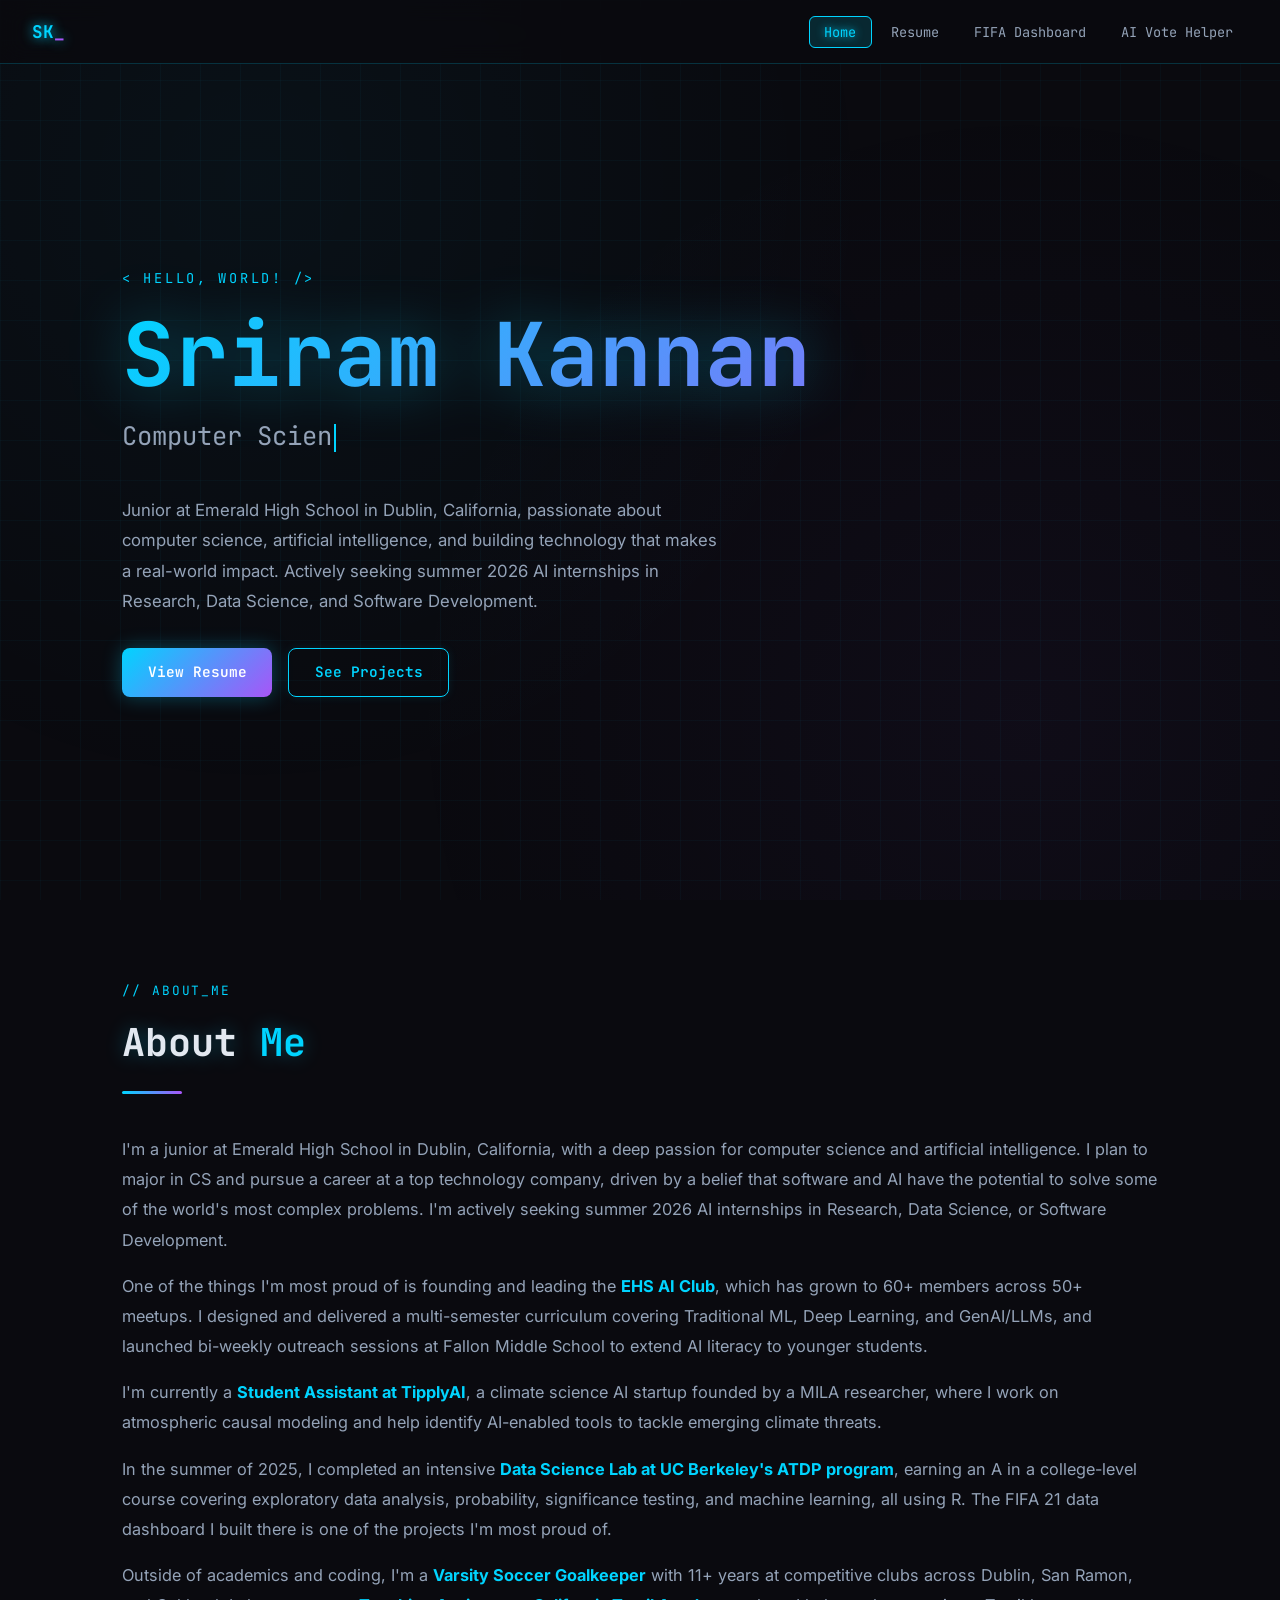
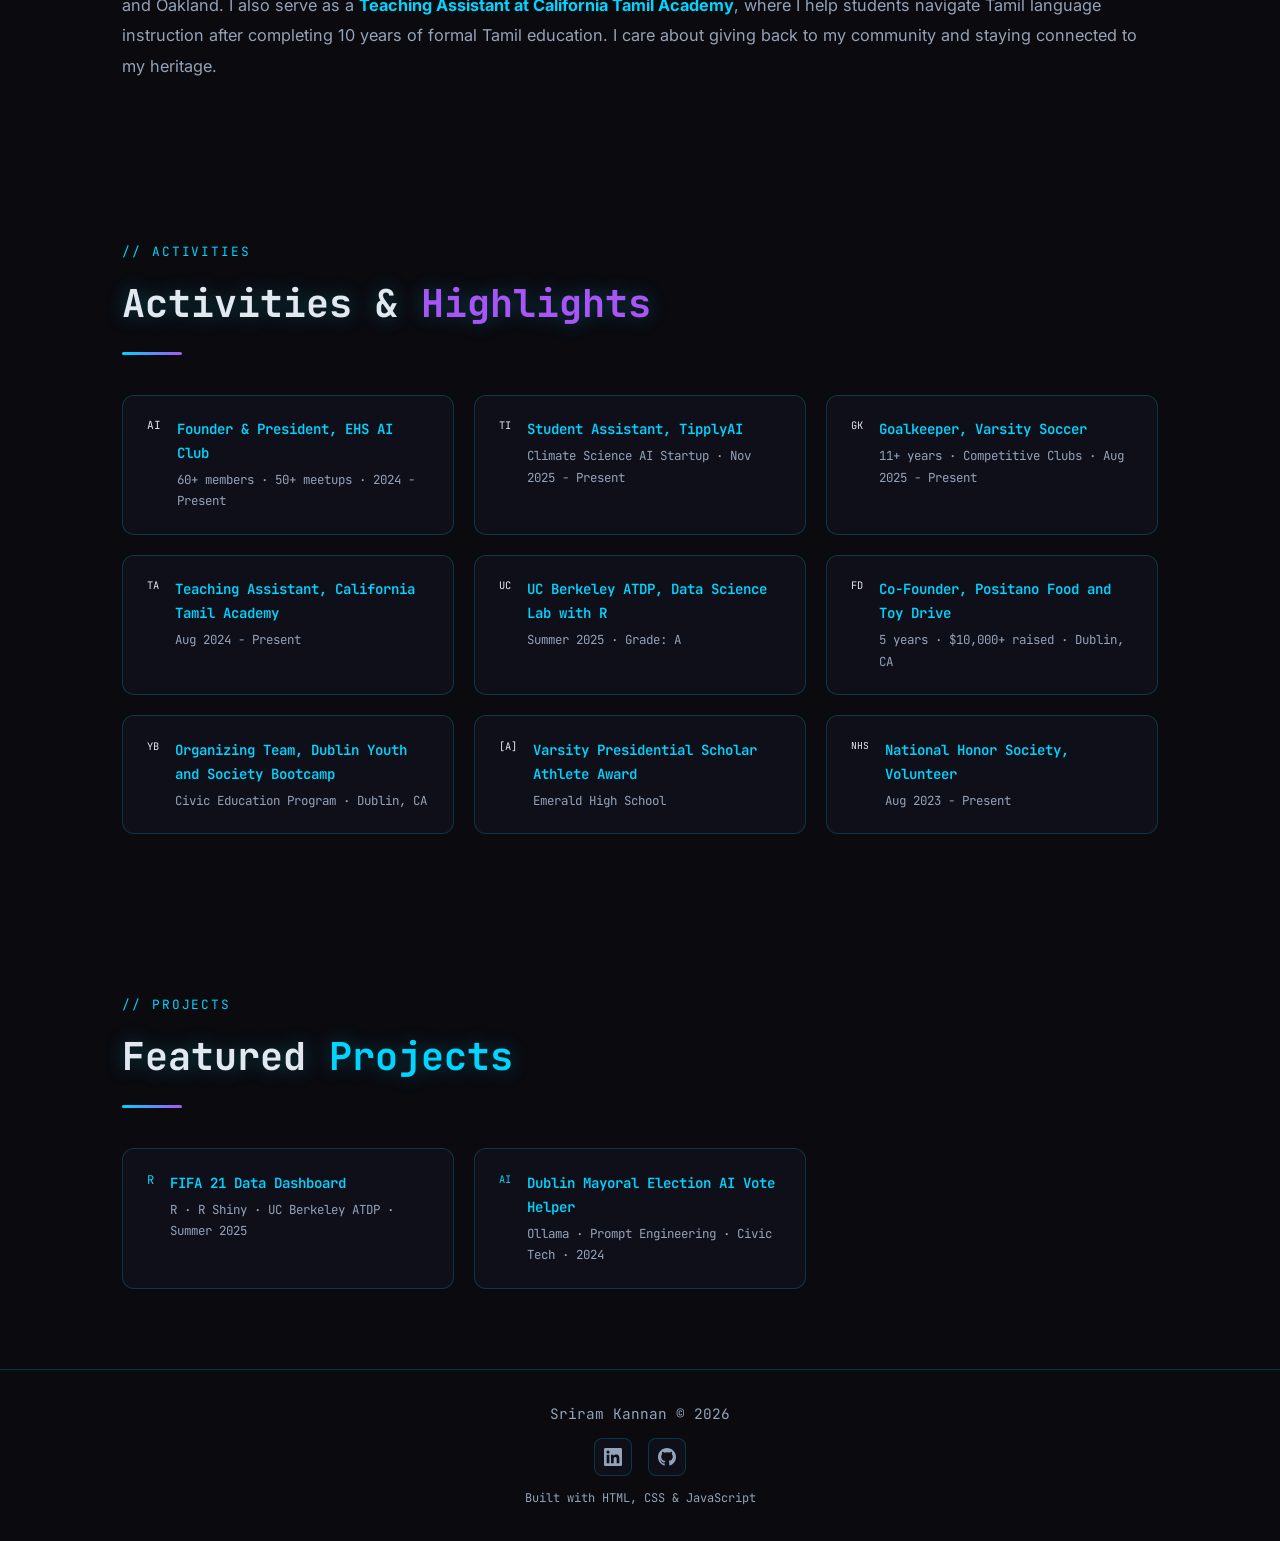
<file: index.html>
<!DOCTYPE html>
<html lang="en">
<head>
  <meta charset="UTF-8" />
  <meta name="viewport" content="width=device-width, initial-scale=1.0" />
  <title>Sriram Kannan | Portfolio</title>
  <link rel="stylesheet" href="styles.css" />
  <link rel="preconnect" href="https://fonts.googleapis.com" />
  <link rel="preconnect" href="https://fonts.gstatic.com" crossorigin />
  <link href="https://fonts.googleapis.com/css2?family=JetBrains+Mono:wght@400;600;700&family=Inter:wght@300;400;500;600;700&display=swap" rel="stylesheet" />
</head>
<body>

  <div class="particles" aria-hidden="true"></div>

  <!-- ===== NAV ===== -->
  <nav class="nav" role="navigation" aria-label="Main navigation">
    <a href="index.html" class="nav-brand">SK<span style="color:var(--purple);">_</span></a>
    <button class="nav-toggle" id="nav-toggle" aria-label="Toggle navigation" aria-expanded="false" aria-controls="nav-links">
      <span></span><span></span><span></span>
    </button>
    <ul class="nav-links" id="nav-links" role="list">
      <li><a href="index.html" class="active" aria-current="page">Home</a></li>
      <li><a href="resume.html">Resume</a></li>
      <li><a href="project1.html">FIFA Dashboard</a></li>
      <li><a href="project2.html">AI Vote Helper</a></li>
    </ul>
  </nav>

  <div class="page-content">

    <!-- ===== HERO ===== -->
    <section class="hero" aria-label="Introduction">
      <p class="hero-tag">&lt; Hello, World! /&gt;</p>
      <h1 class="hero-name">Sriram Kannan</h1>
      <div class="hero-typewriter-wrap" aria-live="polite">
        <span id="typewriter"></span><span class="cursor" aria-hidden="true"></span>
      </div>
      <p class="hero-intro">
        Junior at Emerald High School in Dublin, California, passionate about computer science,
        artificial intelligence, and building technology that makes a real-world impact.
        Actively seeking summer 2026 AI internships in Research, Data Science, and Software Development.
      </p>
      <div class="hero-cta">
        <a href="resume.html" class="btn btn-primary">View Resume</a>
        <a href="project1.html" class="btn btn-outline">See Projects</a>
      </div>
    </section>

    <!-- ===== ABOUT ME ===== -->
    <section id="about" aria-label="About Me">
      <div class="fade-in">
        <p class="section-label">// about_me</p>
        <h2 class="section-title">About <span class="accent">Me</span></h2>
        <div class="section-divider"></div>
      </div>

      <div class="about-text fade-in">
        <p>
          I'm a junior at Emerald High School in Dublin, California, with a deep passion for computer
          science and artificial intelligence. I plan to major in CS and pursue a career at a top
          technology company, driven by a belief that software and AI have the potential to solve some
          of the world's most complex problems. I'm actively seeking summer 2026 AI internships in
          Research, Data Science, or Software Development.
        </p>
        <p>
          One of the things I'm most proud of is founding and leading the <strong style="color:var(--blue);">EHS AI Club</strong>, which
          has grown to 60+ members across 50+ meetups. I designed and delivered a multi-semester
          curriculum covering Traditional ML, Deep Learning, and GenAI/LLMs, and launched bi-weekly
          outreach sessions at Fallon Middle School to extend AI literacy to younger students.
        </p>
        <p>
          I'm currently a <strong style="color:var(--blue);">Student Assistant at TipplyAI</strong>, a climate science AI startup founded
          by a MILA researcher, where I work on atmospheric causal modeling and help identify
          AI-enabled tools to tackle emerging climate threats.
        </p>
        <p>
          In the summer of 2025, I completed an intensive <strong style="color:var(--blue);">Data Science Lab at UC Berkeley's ATDP program</strong>,
          earning an A in a college-level course covering exploratory data analysis, probability,
          significance testing, and machine learning, all using R. The FIFA 21 data dashboard I built
          there is one of the projects I'm most proud of.
        </p>
        <p>
          Outside of academics and coding, I'm a <strong style="color:var(--blue);">Varsity Soccer Goalkeeper</strong> with 11+ years at
          competitive clubs across Dublin, San Ramon, and Oakland. I also serve as a
          <strong style="color:var(--blue);">Teaching Assistant at California Tamil Academy</strong>, where I help students
          navigate Tamil language instruction after completing 10 years of formal Tamil education.
          I care about giving back to my community and staying connected to my heritage.
        </p>
      </div>
    </section>

    <!-- ===== ACTIVITIES ===== -->
    <section id="activities" aria-label="Activities and Highlights">
      <div class="fade-in">
        <p class="section-label">// activities</p>
        <h2 class="section-title">Activities &amp; <span class="accent-p">Highlights</span></h2>
        <div class="section-divider"></div>
      </div>

      <div class="activities-grid">

        <div class="activity-card fade-in">
          <div class="activity-icon" aria-hidden="true" style="font-size:0.7rem; font-family:var(--font-mono);">AI</div>
          <div>
            <div class="activity-title">Founder &amp; President, EHS AI Club</div>
            <div class="activity-date">60+ members · 50+ meetups · 2024 - Present</div>
          </div>
        </div>

        <div class="activity-card fade-in">
          <div class="activity-icon" aria-hidden="true" style="font-size:0.65rem; font-family:var(--font-mono);">TI</div>
          <div>
            <div class="activity-title">Student Assistant, TipplyAI</div>
            <div class="activity-date">Climate Science AI Startup · Nov 2025 - Present</div>
          </div>
        </div>

        <div class="activity-card fade-in">
          <div class="activity-icon" aria-hidden="true" style="font-size:0.65rem; font-family:var(--font-mono);">GK</div>
          <div>
            <div class="activity-title">Goalkeeper, Varsity Soccer</div>
            <div class="activity-date">11+ years · Competitive Clubs · Aug 2025 - Present</div>
          </div>
        </div>

        <div class="activity-card fade-in">
          <div class="activity-icon" aria-hidden="true" style="font-size:0.65rem; font-family:var(--font-mono);">TA</div>
          <div>
            <div class="activity-title">Teaching Assistant, California Tamil Academy</div>
            <div class="activity-date">Aug 2024 - Present</div>
          </div>
        </div>

        <div class="activity-card fade-in">
          <div class="activity-icon" aria-hidden="true" style="font-size:0.65rem; font-family:var(--font-mono);">UC</div>
          <div>
            <div class="activity-title">UC Berkeley ATDP, Data Science Lab with R</div>
            <div class="activity-date">Summer 2025 · Grade: A</div>
          </div>
        </div>

        <div class="activity-card fade-in">
          <div class="activity-icon" aria-hidden="true" style="font-size:0.65rem; font-family:var(--font-mono);">FD</div>
          <div>
            <div class="activity-title">Co-Founder, Positano Food and Toy Drive</div>
            <div class="activity-date">5 years · $10,000+ raised · Dublin, CA</div>
          </div>
        </div>

        <div class="activity-card fade-in">
          <div class="activity-icon" aria-hidden="true" style="font-size:0.65rem; font-family:var(--font-mono);">YB</div>
          <div>
            <div class="activity-title">Organizing Team, Dublin Youth and Society Bootcamp</div>
            <div class="activity-date">Civic Education Program · Dublin, CA</div>
          </div>
        </div>

        <div class="activity-card fade-in">
          <div class="activity-icon" aria-hidden="true" style="font-size:0.65rem; font-family:var(--font-mono);">[A]</div>
          <div>
            <div class="activity-title">Varsity Presidential Scholar Athlete Award</div>
            <div class="activity-date">Emerald High School</div>
          </div>
        </div>

        <div class="activity-card fade-in">
          <div class="activity-icon" aria-hidden="true" style="font-size:0.6rem; font-family:var(--font-mono);">NHS</div>
          <div>
            <div class="activity-title">National Honor Society, Volunteer</div>
            <div class="activity-date">Aug 2023 - Present</div>
          </div>
        </div>

      </div>
    </section>

    <!-- ===== PROJECTS TEASER ===== -->
    <section id="projects" aria-label="Featured Projects">
      <div class="fade-in">
        <p class="section-label">// projects</p>
        <h2 class="section-title">Featured <span class="accent">Projects</span></h2>
        <div class="section-divider"></div>
      </div>

      <div class="activities-grid">
        <a href="project1.html" class="activity-card fade-in" style="text-decoration:none; cursor:pointer;">
          <div class="activity-icon" aria-hidden="true" style="font-size:0.75rem; font-family:var(--font-mono);">R</div>
          <div>
            <div class="activity-title">FIFA 21 Data Dashboard</div>
            <div class="activity-date">R · R Shiny · UC Berkeley ATDP · Summer 2025</div>
          </div>
        </a>
        <a href="project2.html" class="activity-card fade-in" style="text-decoration:none; cursor:pointer;">
          <div class="activity-icon" aria-hidden="true" style="font-size:0.65rem; font-family:var(--font-mono);">AI</div>
          <div>
            <div class="activity-title">Dublin Mayoral Election AI Vote Helper</div>
            <div class="activity-date">Ollama · Prompt Engineering · Civic Tech · 2024</div>
          </div>
        </a>
      </div>
    </section>

  </div><!-- /page-content -->

  <!-- ===== FOOTER ===== -->
  <footer class="footer" role="contentinfo">
    <div class="footer-inner">
      <p class="footer-name">Sriram Kannan &copy; 2026</p>
      <div class="footer-icons">
        <a href="https://www.linkedin.com/in/sriram-kannan-817b6b366/" class="footer-icon" target="_blank" rel="noopener noreferrer" aria-label="LinkedIn profile">
          <svg xmlns="http://www.w3.org/2000/svg" width="18" height="18" viewBox="0 0 24 24" fill="currentColor" aria-hidden="true">
            <path d="M20.447 20.452h-3.554v-5.569c0-1.328-.027-3.037-1.852-3.037-1.853 0-2.136 1.445-2.136 2.939v5.667H9.351V9h3.414v1.561h.046c.477-.9 1.637-1.85 3.37-1.85 3.601 0 4.267 2.37 4.267 5.455v6.286zM5.337 7.433a2.062 2.062 0 0 1-2.063-2.065 2.064 2.064 0 1 1 2.063 2.065zm1.782 13.019H3.555V9h3.564v11.452zM22.225 0H1.771C.792 0 0 .774 0 1.729v20.542C0 23.227.792 24 1.771 24h20.451C23.2 24 24 23.227 24 22.271V1.729C24 .774 23.2 0 22.222 0h.003z"/>
          </svg>
        </a>
        <a href="https://github.com/Sriram1000" class="footer-icon" target="_blank" rel="noopener noreferrer" aria-label="GitHub profile">
          <svg xmlns="http://www.w3.org/2000/svg" width="18" height="18" viewBox="0 0 24 24" fill="currentColor" aria-hidden="true">
            <path d="M12 0C5.374 0 0 5.373 0 12c0 5.302 3.438 9.8 8.207 11.387.599.111.793-.261.793-.577v-2.234c-3.338.726-4.033-1.416-4.033-1.416-.546-1.387-1.333-1.756-1.333-1.756-1.089-.745.083-.729.083-.729 1.205.084 1.839 1.237 1.839 1.237 1.07 1.834 2.807 1.304 3.492.997.107-.775.418-1.305.762-1.604-2.665-.305-5.467-1.334-5.467-5.931 0-1.311.469-2.381 1.236-3.221-.124-.303-.535-1.524.117-3.176 0 0 1.008-.322 3.301 1.23A11.509 11.509 0 0 1 12 5.803c1.02.005 2.047.138 3.006.404 2.291-1.552 3.297-1.23 3.297-1.23.653 1.653.242 2.874.118 3.176.77.84 1.235 1.911 1.235 3.221 0 4.609-2.807 5.624-5.479 5.921.43.372.823 1.102.823 2.222v3.293c0 .319.192.694.801.576C20.566 21.797 24 17.3 24 12c0-6.627-5.373-12-12-12z"/>
          </svg>
        </a>
      </div>
      <p class="footer-built">Built with HTML, CSS &amp; JavaScript</p>
    </div>
  </footer>

  <button id="back-to-top" aria-label="Back to top">&#8679;</button>

  <script src="main.js"></script>
</body>
</html>
</file>
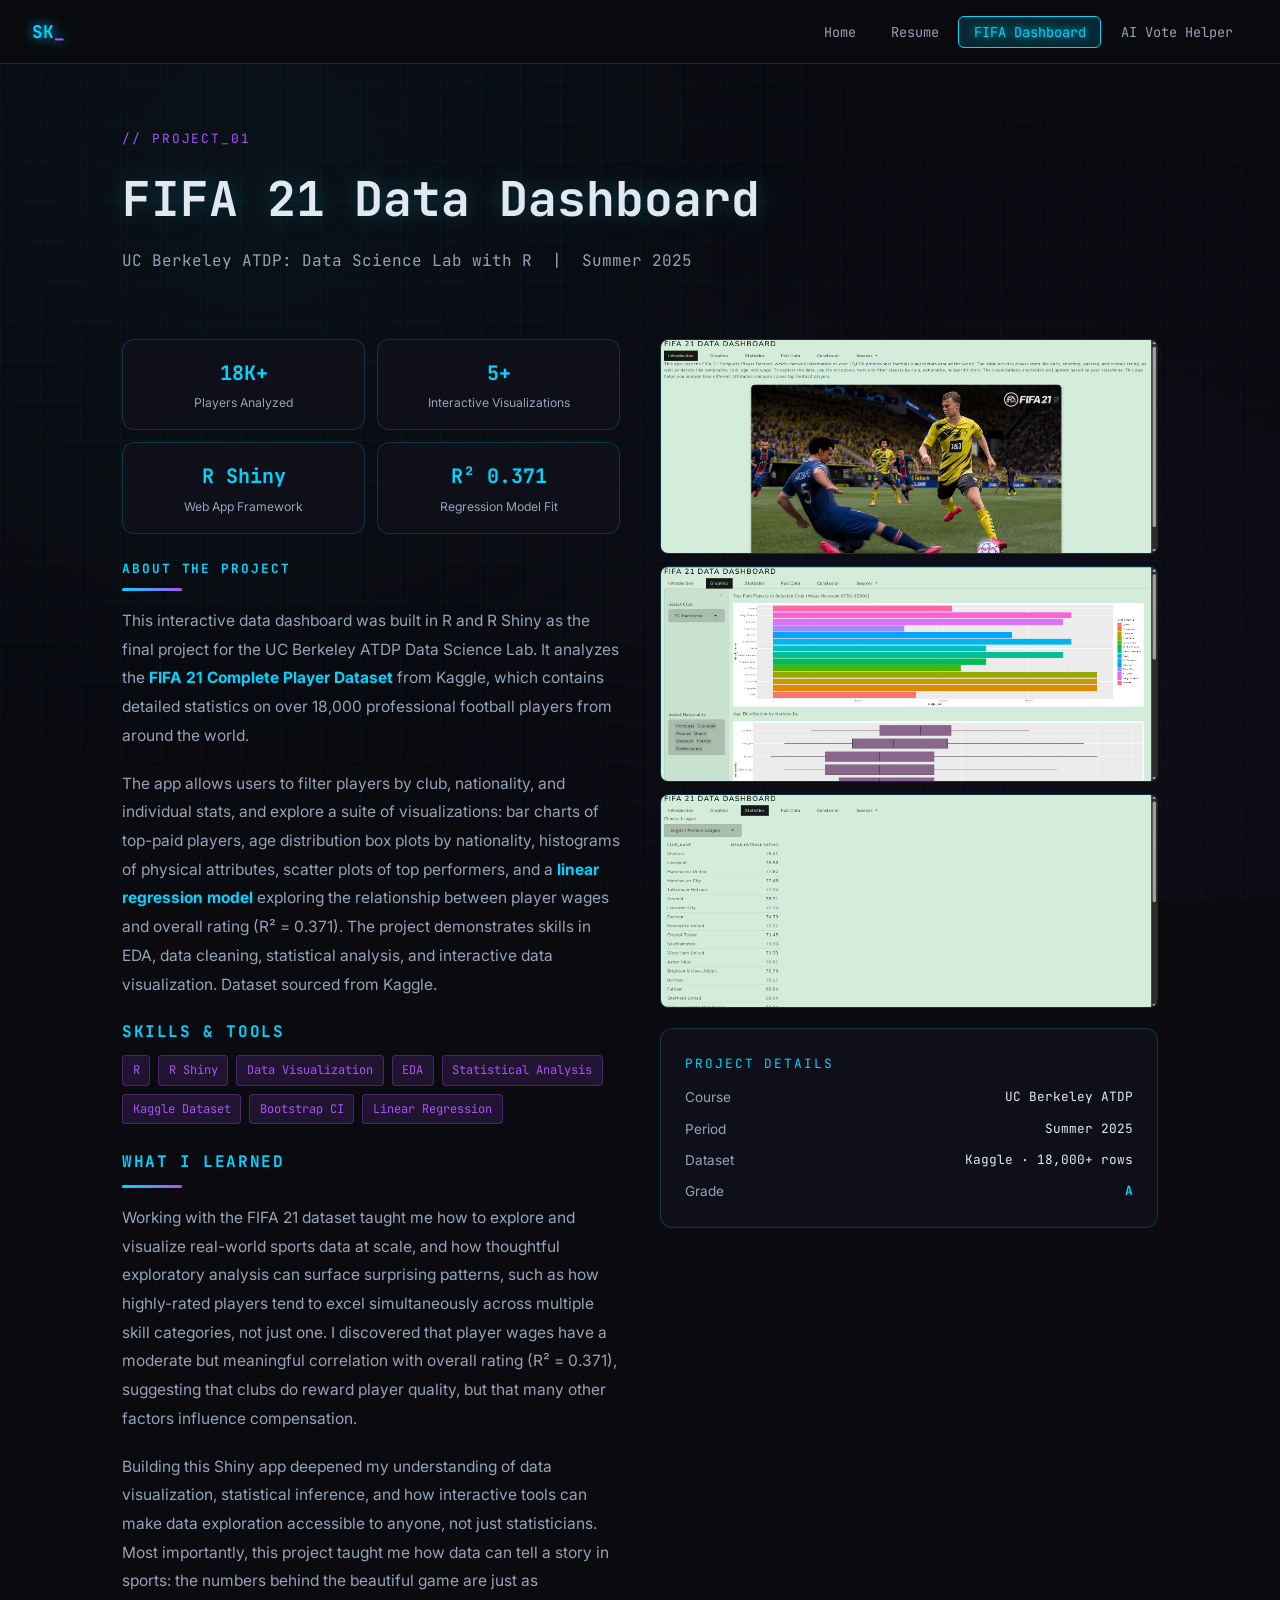
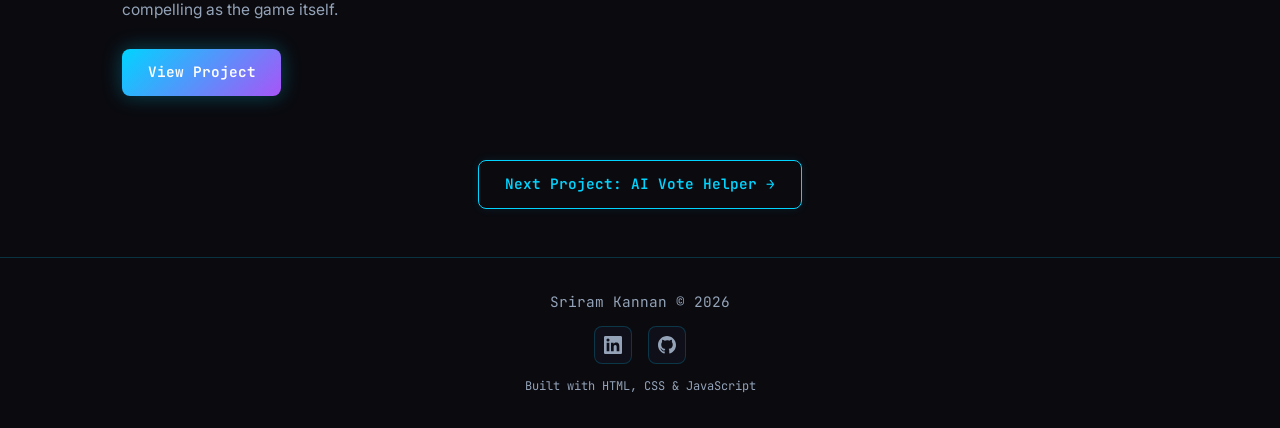
<file: project1.html>
<!DOCTYPE html>
<html lang="en">
<head>
  <meta charset="UTF-8" />
  <meta name="viewport" content="width=device-width, initial-scale=1.0" />
  <title>FIFA 21 Dashboard | Sriram Kannan</title>
  <link rel="stylesheet" href="styles.css" />
  <link rel="preconnect" href="https://fonts.googleapis.com" />
  <link rel="preconnect" href="https://fonts.gstatic.com" crossorigin />
  <link href="https://fonts.googleapis.com/css2?family=JetBrains+Mono:wght@400;600;700&family=Inter:wght@300;400;500;600;700&display=swap" rel="stylesheet" />
</head>
<body>

  <div class="particles" aria-hidden="true"></div>

  <!-- ===== NAV ===== -->
  <nav class="nav" role="navigation" aria-label="Main navigation">
    <a href="index.html" class="nav-brand">SK<span style="color:var(--purple);">_</span></a>
    <button class="nav-toggle" id="nav-toggle" aria-label="Toggle navigation" aria-expanded="false" aria-controls="nav-links">
      <span></span><span></span><span></span>
    </button>
    <ul class="nav-links" id="nav-links" role="list">
      <li><a href="index.html">Home</a></li>
      <li><a href="resume.html">Resume</a></li>
      <li><a href="project1.html" class="active" aria-current="page">FIFA Dashboard</a></li>
      <li><a href="project2.html">AI Vote Helper</a></li>
    </ul>
  </nav>

  <div class="page-content">

    <!-- ===== PROJECT HERO ===== -->
    <div class="project-hero fade-in" aria-label="Project header">
      <p class="project-hero-label">// project_01</p>
      <h1 class="project-hero-title">FIFA 21 Data Dashboard</h1>
      <p class="project-hero-sub">UC Berkeley ATDP: Data Science Lab with R &nbsp;|&nbsp; Summer 2025</p>
    </div>

    <!-- ===== TWO-COLUMN LAYOUT ===== -->
    <div class="project-layout">

      <!-- LEFT: Description -->
      <div class="project-desc">

        <!-- Stat cards -->
        <div class="stat-cards fade-in" aria-label="Project statistics">
          <div class="stat-card">
            <span class="stat-value">18K+</span>
            <div class="stat-label">Players Analyzed</div>
          </div>
          <div class="stat-card">
            <span class="stat-value">5+</span>
            <div class="stat-label">Interactive Visualizations</div>
          </div>
          <div class="stat-card">
            <span class="stat-value">R Shiny</span>
            <div class="stat-label">Web App Framework</div>
          </div>
          <div class="stat-card">
            <span class="stat-value">R² 0.371</span>
            <div class="stat-label">Regression Model Fit</div>
          </div>
        </div>

        <!-- About the project -->
        <div class="fade-in">
          <h2 class="section-label" style="margin-top:1.5rem; margin-bottom:0.5rem;">About the Project</h2>
          <div class="section-divider" style="margin-bottom:1rem;"></div>
          <p>
            This interactive data dashboard was built in R and R Shiny as the final project for the
            UC Berkeley ATDP Data Science Lab. It analyzes the <strong style="color:var(--blue);">FIFA 21 Complete Player Dataset</strong>
            from Kaggle, which contains detailed statistics on over 18,000 professional football
            players from around the world.
          </p>
          <p>
            The app allows users to filter players by club, nationality, and individual stats, and
            explore a suite of visualizations: bar charts of top-paid players, age distribution box
            plots by nationality, histograms of physical attributes, scatter plots of top performers,
            and a <strong style="color:var(--blue);">linear regression model</strong> exploring the relationship between player wages
            and overall rating (R&sup2;&nbsp;=&nbsp;0.371). The project demonstrates skills in EDA,
            data cleaning, statistical analysis, and interactive data visualization. Dataset sourced
            from Kaggle.
          </p>
        </div>

        <!-- Skills -->
        <div class="fade-in">
          <h3 class="section-label" style="margin-bottom:0.6rem;">Skills &amp; Tools</h3>
          <div class="badges" role="list" aria-label="Skills used">
            <span class="badge" role="listitem">R</span>
            <span class="badge" role="listitem">R Shiny</span>
            <span class="badge" role="listitem">Data Visualization</span>
            <span class="badge" role="listitem">EDA</span>
            <span class="badge" role="listitem">Statistical Analysis</span>
            <span class="badge" role="listitem">Kaggle Dataset</span>
            <span class="badge" role="listitem">Bootstrap CI</span>
            <span class="badge" role="listitem">Linear Regression</span>
          </div>
        </div>

        <!-- What I learned -->
        <div class="fade-in">
          <h3 class="section-label" style="margin-bottom:0.6rem;">What I Learned</h3>
          <div class="section-divider" style="margin-bottom:1rem;"></div>
          <p>
            Working with the FIFA 21 dataset taught me how to explore and visualize real-world sports
            data at scale, and how thoughtful exploratory analysis can surface surprising patterns,
            such as how highly-rated players tend to excel simultaneously across multiple skill
            categories, not just one. I discovered that player wages have a moderate but meaningful
            correlation with overall rating (R&sup2;&nbsp;=&nbsp;0.371), suggesting that clubs do
            reward player quality, but that many other factors influence compensation.
          </p>
          <p>
            Building this Shiny app deepened my understanding of data visualization, statistical
            inference, and how interactive tools can make data exploration accessible to anyone,
            not just statisticians. Most importantly, this project taught me how data can tell a
            story in sports: the numbers behind the beautiful game are just as compelling as the
            game itself.
          </p>
        </div>

        <!-- CTA -->
        <div class="fade-in" style="margin-top:1.5rem;">
          <a href="https://awesomesk.shinyapps.io/final_project/" class="btn btn-primary" target="_blank" rel="noopener noreferrer" aria-label="View FIFA 21 Dashboard project">View Project</a>
        </div>

      </div><!-- /project-desc -->

      <!-- RIGHT: Visual -->
      <div class="project-visual fade-in" aria-label="Project preview">
        <div style="display:flex; flex-direction:column; gap:0.75rem;">
          <img src="fifa-intro.png" alt="FIFA 21 Dashboard introduction page showing the app overview" style="width:100%; border-radius:8px; border:1px solid var(--border);" />
          <img src="fifa-graphics.png" alt="FIFA 21 Dashboard graphics tab showing top-paid players bar chart and age distribution box plot" style="width:100%; border-radius:8px; border:1px solid var(--border);" />
          <img src="fifa-statistics.png" alt="FIFA 21 Dashboard statistics tab showing mean overall rating by club" style="width:100%; border-radius:8px; border:1px solid var(--border);" />
        </div>

        <!-- Project metadata card -->
        <div class="card" style="margin-top:1.25rem;">
          <div class="section-label" style="margin-bottom:0.75rem;">Project Details</div>
          <div style="display:flex; flex-direction:column; gap:0.5rem;">
            <div style="display:flex; justify-content:space-between; font-size:0.85rem;">
              <span style="color:var(--text-muted);">Course</span>
              <span style="color:var(--text); font-family:var(--font-mono); font-size:0.8rem;">UC Berkeley ATDP</span>
            </div>
            <div style="display:flex; justify-content:space-between; font-size:0.85rem;">
              <span style="color:var(--text-muted);">Period</span>
              <span style="color:var(--text); font-family:var(--font-mono); font-size:0.8rem;">Summer 2025</span>
            </div>
            <div style="display:flex; justify-content:space-between; font-size:0.85rem;">
              <span style="color:var(--text-muted);">Dataset</span>
              <span style="color:var(--text); font-family:var(--font-mono); font-size:0.8rem;">Kaggle · 18,000+ rows</span>
            </div>
            <div style="display:flex; justify-content:space-between; font-size:0.85rem;">
              <span style="color:var(--text-muted);">Grade</span>
              <span style="color:var(--blue); font-family:var(--font-mono); font-size:0.8rem; font-weight:700;">A</span>
            </div>
          </div>
        </div>

      </div><!-- /project-visual -->

    </div><!-- /project-layout -->

    <!-- Back to projects -->
    <div style="text-align:center; padding-bottom:3rem; position:relative; z-index:1;">
      <a href="project2.html" class="btn btn-outline">Next Project: AI Vote Helper &rarr;</a>
    </div>

  </div><!-- /page-content -->

  <!-- ===== FOOTER ===== -->
  <footer class="footer" role="contentinfo">
    <div class="footer-inner">
      <p class="footer-name">Sriram Kannan &copy; 2026</p>
      <div class="footer-icons">
        <a href="https://www.linkedin.com/in/sriram-kannan-817b6b366/" class="footer-icon" target="_blank" rel="noopener noreferrer" aria-label="LinkedIn profile">
          <svg xmlns="http://www.w3.org/2000/svg" width="18" height="18" viewBox="0 0 24 24" fill="currentColor" aria-hidden="true">
            <path d="M20.447 20.452h-3.554v-5.569c0-1.328-.027-3.037-1.852-3.037-1.853 0-2.136 1.445-2.136 2.939v5.667H9.351V9h3.414v1.561h.046c.477-.9 1.637-1.85 3.37-1.85 3.601 0 4.267 2.37 4.267 5.455v6.286zM5.337 7.433a2.062 2.062 0 0 1-2.063-2.065 2.064 2.064 0 1 1 2.063 2.065zm1.782 13.019H3.555V9h3.564v11.452zM22.225 0H1.771C.792 0 0 .774 0 1.729v20.542C0 23.227.792 24 1.771 24h20.451C23.2 24 24 23.227 24 22.271V1.729C24 .774 23.2 0 22.222 0h.003z"/>
          </svg>
        </a>
        <a href="https://github.com/Sriram1000" class="footer-icon" target="_blank" rel="noopener noreferrer" aria-label="GitHub profile">
          <svg xmlns="http://www.w3.org/2000/svg" width="18" height="18" viewBox="0 0 24 24" fill="currentColor" aria-hidden="true">
            <path d="M12 0C5.374 0 0 5.373 0 12c0 5.302 3.438 9.8 8.207 11.387.599.111.793-.261.793-.577v-2.234c-3.338.726-4.033-1.416-4.033-1.416-.546-1.387-1.333-1.756-1.333-1.756-1.089-.745.083-.729.083-.729 1.205.084 1.839 1.237 1.839 1.237 1.07 1.834 2.807 1.304 3.492.997.107-.775.418-1.305.762-1.604-2.665-.305-5.467-1.334-5.467-5.931 0-1.311.469-2.381 1.236-3.221-.124-.303-.535-1.524.117-3.176 0 0 1.008-.322 3.301 1.23A11.509 11.509 0 0 1 12 5.803c1.02.005 2.047.138 3.006.404 2.291-1.552 3.297-1.23 3.297-1.23.653 1.653.242 2.874.118 3.176.77.84 1.235 1.911 1.235 3.221 0 4.609-2.807 5.624-5.479 5.921.43.372.823 1.102.823 2.222v3.293c0 .319.192.694.801.576C20.566 21.797 24 17.3 24 12c0-6.627-5.373-12-12-12z"/>
          </svg>
        </a>
      </div>
      <p class="footer-built">Built with HTML, CSS &amp; JavaScript</p>
    </div>
  </footer>

  <button id="back-to-top" aria-label="Back to top">&#8679;</button>
  <script src="main.js"></script>
</body>
</html>
</file>
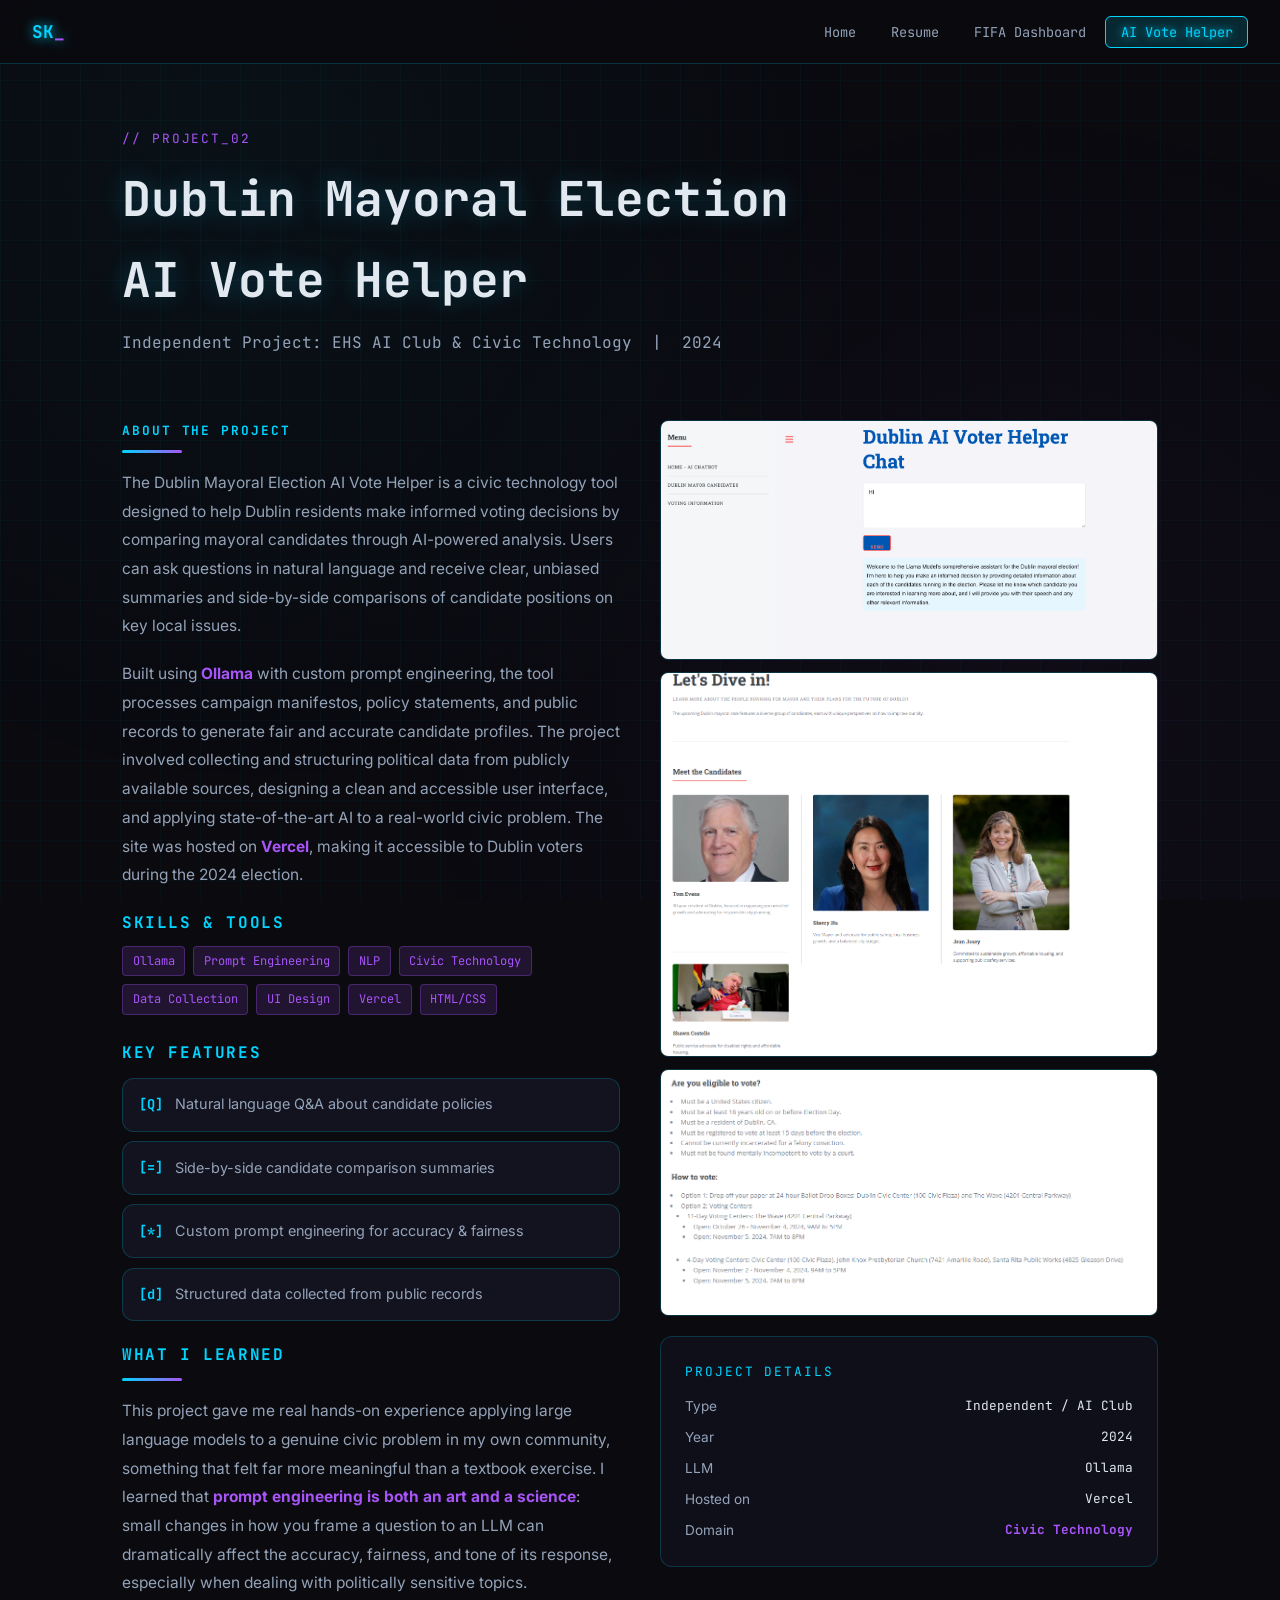
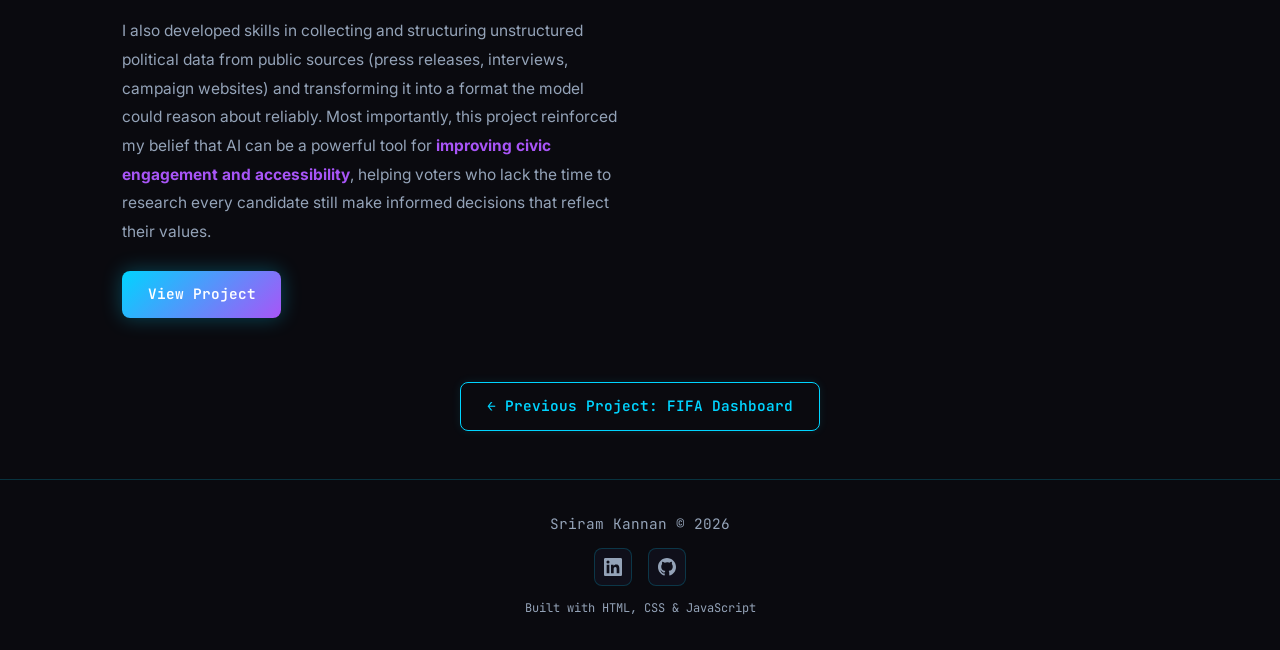
<file: project2.html>
<!DOCTYPE html>
<html lang="en">
<head>
  <meta charset="UTF-8" />
  <meta name="viewport" content="width=device-width, initial-scale=1.0" />
  <title>AI Vote Helper | Sriram Kannan</title>
  <link rel="stylesheet" href="styles.css" />
  <link rel="preconnect" href="https://fonts.googleapis.com" />
  <link rel="preconnect" href="https://fonts.gstatic.com" crossorigin />
  <link href="https://fonts.googleapis.com/css2?family=JetBrains+Mono:wght@400;600;700&family=Inter:wght@300;400;500;600;700&display=swap" rel="stylesheet" />
</head>
<body>

  <div class="particles" aria-hidden="true"></div>

  <!-- ===== NAV ===== -->
  <nav class="nav" role="navigation" aria-label="Main navigation">
    <a href="index.html" class="nav-brand">SK<span style="color:var(--purple);">_</span></a>
    <button class="nav-toggle" id="nav-toggle" aria-label="Toggle navigation" aria-expanded="false" aria-controls="nav-links">
      <span></span><span></span><span></span>
    </button>
    <ul class="nav-links" id="nav-links" role="list">
      <li><a href="index.html">Home</a></li>
      <li><a href="resume.html">Resume</a></li>
      <li><a href="project1.html">FIFA Dashboard</a></li>
      <li><a href="project2.html" class="active" aria-current="page">AI Vote Helper</a></li>
    </ul>
  </nav>

  <div class="page-content">

    <!-- ===== PROJECT HERO ===== -->
    <div class="project-hero fade-in" aria-label="Project header">
      <p class="project-hero-label">// project_02</p>
      <h1 class="project-hero-title">Dublin Mayoral Election<br />AI Vote Helper</h1>
      <p class="project-hero-sub">Independent Project: EHS AI Club &amp; Civic Technology &nbsp;|&nbsp; 2024</p>
    </div>

    <!-- ===== TWO-COLUMN LAYOUT ===== -->
    <div class="project-layout">

      <!-- LEFT: Description -->
      <div class="project-desc">

        <!-- About the project -->
        <div class="fade-in">
          <h2 class="section-label" style="margin-bottom:0.5rem;">About the Project</h2>
          <div class="section-divider" style="margin-bottom:1rem;"></div>
          <p>
            The Dublin Mayoral Election AI Vote Helper is a civic technology tool designed to help
            Dublin residents make informed voting decisions by comparing mayoral candidates through
            AI-powered analysis. Users can ask questions in natural language and receive clear,
            unbiased summaries and side-by-side comparisons of candidate positions on key local issues.
          </p>
          <p>
            Built using <strong style="color:var(--purple);">Ollama</strong> with custom prompt engineering,
            the tool processes campaign manifestos, policy statements, and public records to generate
            fair and accurate candidate profiles. The project involved collecting and structuring
            political data from publicly available sources, designing a clean and accessible user
            interface, and applying state-of-the-art AI to a real-world civic problem. The site was
            hosted on <strong style="color:var(--purple);">Vercel</strong>, making it accessible to Dublin voters during the 2024 election.
          </p>
        </div>

        <!-- Skills -->
        <div class="fade-in">
          <h3 class="section-label" style="margin-bottom:0.6rem;">Skills &amp; Tools</h3>
          <div class="badges" role="list" aria-label="Skills used">
            <span class="badge" role="listitem">Ollama</span>
            <span class="badge" role="listitem">Prompt Engineering</span>
            <span class="badge" role="listitem">NLP</span>
            <span class="badge" role="listitem">Civic Technology</span>
            <span class="badge" role="listitem">Data Collection</span>
            <span class="badge" role="listitem">UI Design</span>
            <span class="badge" role="listitem">Vercel</span>
            <span class="badge" role="listitem">HTML/CSS</span>
          </div>
        </div>

        <!-- Key features -->
        <div class="fade-in">
          <h3 class="section-label" style="margin-bottom:0.75rem;">Key Features</h3>
          <div style="display:flex; flex-direction:column; gap:0.6rem; margin-bottom:1.25rem;">
            <div class="resume-card" style="padding:0.85rem 1rem; margin-bottom:0;">
              <div style="display:flex; align-items:center; gap:0.75rem;">
                <span style="color:var(--blue); font-size:0.85rem; font-family:var(--font-mono); font-weight:700;">[Q]</span>
                <span style="font-size:0.9rem; color:var(--text-muted);">Natural language Q&amp;A about candidate policies</span>
              </div>
            </div>
            <div class="resume-card" style="padding:0.85rem 1rem; margin-bottom:0;">
              <div style="display:flex; align-items:center; gap:0.75rem;">
                <span style="color:var(--blue); font-size:0.85rem; font-family:var(--font-mono); font-weight:700;">[=]</span>
                <span style="font-size:0.9rem; color:var(--text-muted);">Side-by-side candidate comparison summaries</span>
              </div>
            </div>
            <div class="resume-card" style="padding:0.85rem 1rem; margin-bottom:0;">
              <div style="display:flex; align-items:center; gap:0.75rem;">
                <span style="color:var(--blue); font-size:0.85rem; font-family:var(--font-mono); font-weight:700;">[*]</span>
                <span style="font-size:0.9rem; color:var(--text-muted);">Custom prompt engineering for accuracy &amp; fairness</span>
              </div>
            </div>
            <div class="resume-card" style="padding:0.85rem 1rem; margin-bottom:0;">
              <div style="display:flex; align-items:center; gap:0.75rem;">
                <span style="color:var(--blue); font-size:0.85rem; font-family:var(--font-mono); font-weight:700;">[d]</span>
                <span style="font-size:0.9rem; color:var(--text-muted);">Structured data collected from public records</span>
              </div>
            </div>
          </div>
        </div>

        <!-- What I learned -->
        <div class="fade-in">
          <h3 class="section-label" style="margin-bottom:0.6rem;">What I Learned</h3>
          <div class="section-divider" style="margin-bottom:1rem;"></div>
          <p>
            This project gave me real hands-on experience applying large language models to a
            genuine civic problem in my own community, something that felt far more meaningful than
            a textbook exercise. I learned that <strong style="color:var(--purple);">prompt engineering is both an art and a science</strong>:
            small changes in how you frame a question to an LLM can dramatically affect the accuracy,
            fairness, and tone of its response, especially when dealing with politically sensitive topics.
          </p>
          <p>
            I also developed skills in collecting and structuring unstructured political data from
            public sources (press releases, interviews, campaign websites) and transforming it into
            a format the model could reason about reliably. Most importantly, this project reinforced
            my belief that AI can be a powerful tool for <strong style="color:var(--purple);">improving civic engagement and accessibility</strong>,
            helping voters who lack the time to research every candidate still make informed decisions
            that reflect their values.
          </p>
        </div>

        <!-- CTA -->
        <div class="fade-in" style="margin-top:1.5rem;">
          <a href="https://github.com/Sriram1000/dublin-ai-vote-helper" class="btn btn-primary" target="_blank" rel="noopener noreferrer" aria-label="View AI Vote Helper project">View Project</a>
        </div>

      </div><!-- /project-desc -->

      <!-- RIGHT: Visual -->
      <div class="project-visual fade-in" aria-label="Project preview">
        <div style="display:flex; flex-direction:column; gap:0.75rem;">
          <img src="vote-helper-chatbot.png" alt="AI Vote Helper chatbot interface" style="width:100%; border-radius:8px; border:1px solid var(--border);" />
          <img src="vote-helper-candidates.png" alt="AI Vote Helper candidate comparison view" style="width:100%; border-radius:8px; border:1px solid var(--border);" />
          <img src="vote-helper-details.png" alt="AI Vote Helper candidate details view" style="width:100%; border-radius:8px; border:1px solid var(--border);" />
        </div>

        <!-- Project metadata -->
        <div class="card" style="margin-top:1.25rem;">
          <div class="section-label" style="margin-bottom:0.75rem;">Project Details</div>
          <div style="display:flex; flex-direction:column; gap:0.5rem;">
            <div style="display:flex; justify-content:space-between; font-size:0.85rem;">
              <span style="color:var(--text-muted);">Type</span>
              <span style="color:var(--text); font-family:var(--font-mono); font-size:0.8rem;">Independent / AI Club</span>
            </div>
            <div style="display:flex; justify-content:space-between; font-size:0.85rem;">
              <span style="color:var(--text-muted);">Year</span>
              <span style="color:var(--text); font-family:var(--font-mono); font-size:0.8rem;">2024</span>
            </div>
            <div style="display:flex; justify-content:space-between; font-size:0.85rem;">
              <span style="color:var(--text-muted);">LLM</span>
              <span style="color:var(--text); font-family:var(--font-mono); font-size:0.8rem;">Ollama</span>
            </div>
            <div style="display:flex; justify-content:space-between; font-size:0.85rem;">
              <span style="color:var(--text-muted);">Hosted on</span>
              <span style="color:var(--text); font-family:var(--font-mono); font-size:0.8rem;">Vercel</span>
            </div>
            <div style="display:flex; justify-content:space-between; font-size:0.85rem;">
              <span style="color:var(--text-muted);">Domain</span>
              <span style="color:var(--purple); font-family:var(--font-mono); font-size:0.8rem; font-weight:700;">Civic Technology</span>
            </div>
          </div>
        </div>

      </div><!-- /project-visual -->

    </div><!-- /project-layout -->

    <!-- Back to projects -->
    <div style="text-align:center; padding-bottom:3rem; position:relative; z-index:1;">
      <a href="project1.html" class="btn btn-outline">&larr; Previous Project: FIFA Dashboard</a>
    </div>

  </div><!-- /page-content -->

  <!-- ===== FOOTER ===== -->
  <footer class="footer" role="contentinfo">
    <div class="footer-inner">
      <p class="footer-name">Sriram Kannan &copy; 2026</p>
      <div class="footer-icons">
        <a href="https://www.linkedin.com/in/sriram-kannan-817b6b366/" class="footer-icon" target="_blank" rel="noopener noreferrer" aria-label="LinkedIn profile">
          <svg xmlns="http://www.w3.org/2000/svg" width="18" height="18" viewBox="0 0 24 24" fill="currentColor" aria-hidden="true">
            <path d="M20.447 20.452h-3.554v-5.569c0-1.328-.027-3.037-1.852-3.037-1.853 0-2.136 1.445-2.136 2.939v5.667H9.351V9h3.414v1.561h.046c.477-.9 1.637-1.85 3.37-1.85 3.601 0 4.267 2.37 4.267 5.455v6.286zM5.337 7.433a2.062 2.062 0 0 1-2.063-2.065 2.064 2.064 0 1 1 2.063 2.065zm1.782 13.019H3.555V9h3.564v11.452zM22.225 0H1.771C.792 0 0 .774 0 1.729v20.542C0 23.227.792 24 1.771 24h20.451C23.2 24 24 23.227 24 22.271V1.729C24 .774 23.2 0 22.222 0h.003z"/>
          </svg>
        </a>
        <a href="https://github.com/Sriram1000" class="footer-icon" target="_blank" rel="noopener noreferrer" aria-label="GitHub profile">
          <svg xmlns="http://www.w3.org/2000/svg" width="18" height="18" viewBox="0 0 24 24" fill="currentColor" aria-hidden="true">
            <path d="M12 0C5.374 0 0 5.373 0 12c0 5.302 3.438 9.8 8.207 11.387.599.111.793-.261.793-.577v-2.234c-3.338.726-4.033-1.416-4.033-1.416-.546-1.387-1.333-1.756-1.333-1.756-1.089-.745.083-.729.083-.729 1.205.084 1.839 1.237 1.839 1.237 1.07 1.834 2.807 1.304 3.492.997.107-.775.418-1.305.762-1.604-2.665-.305-5.467-1.334-5.467-5.931 0-1.311.469-2.381 1.236-3.221-.124-.303-.535-1.524.117-3.176 0 0 1.008-.322 3.301 1.23A11.509 11.509 0 0 1 12 5.803c1.02.005 2.047.138 3.006.404 2.291-1.552 3.297-1.23 3.297-1.23.653 1.653.242 2.874.118 3.176.77.84 1.235 1.911 1.235 3.221 0 4.609-2.807 5.624-5.479 5.921.43.372.823 1.102.823 2.222v3.293c0 .319.192.694.801.576C20.566 21.797 24 17.3 24 12c0-6.627-5.373-12-12-12z"/>
          </svg>
        </a>
      </div>
      <p class="footer-built">Built with HTML, CSS &amp; JavaScript</p>
    </div>
  </footer>

  <button id="back-to-top" aria-label="Back to top">&#8679;</button>
  <script src="main.js"></script>
</body>
</html>
</file>
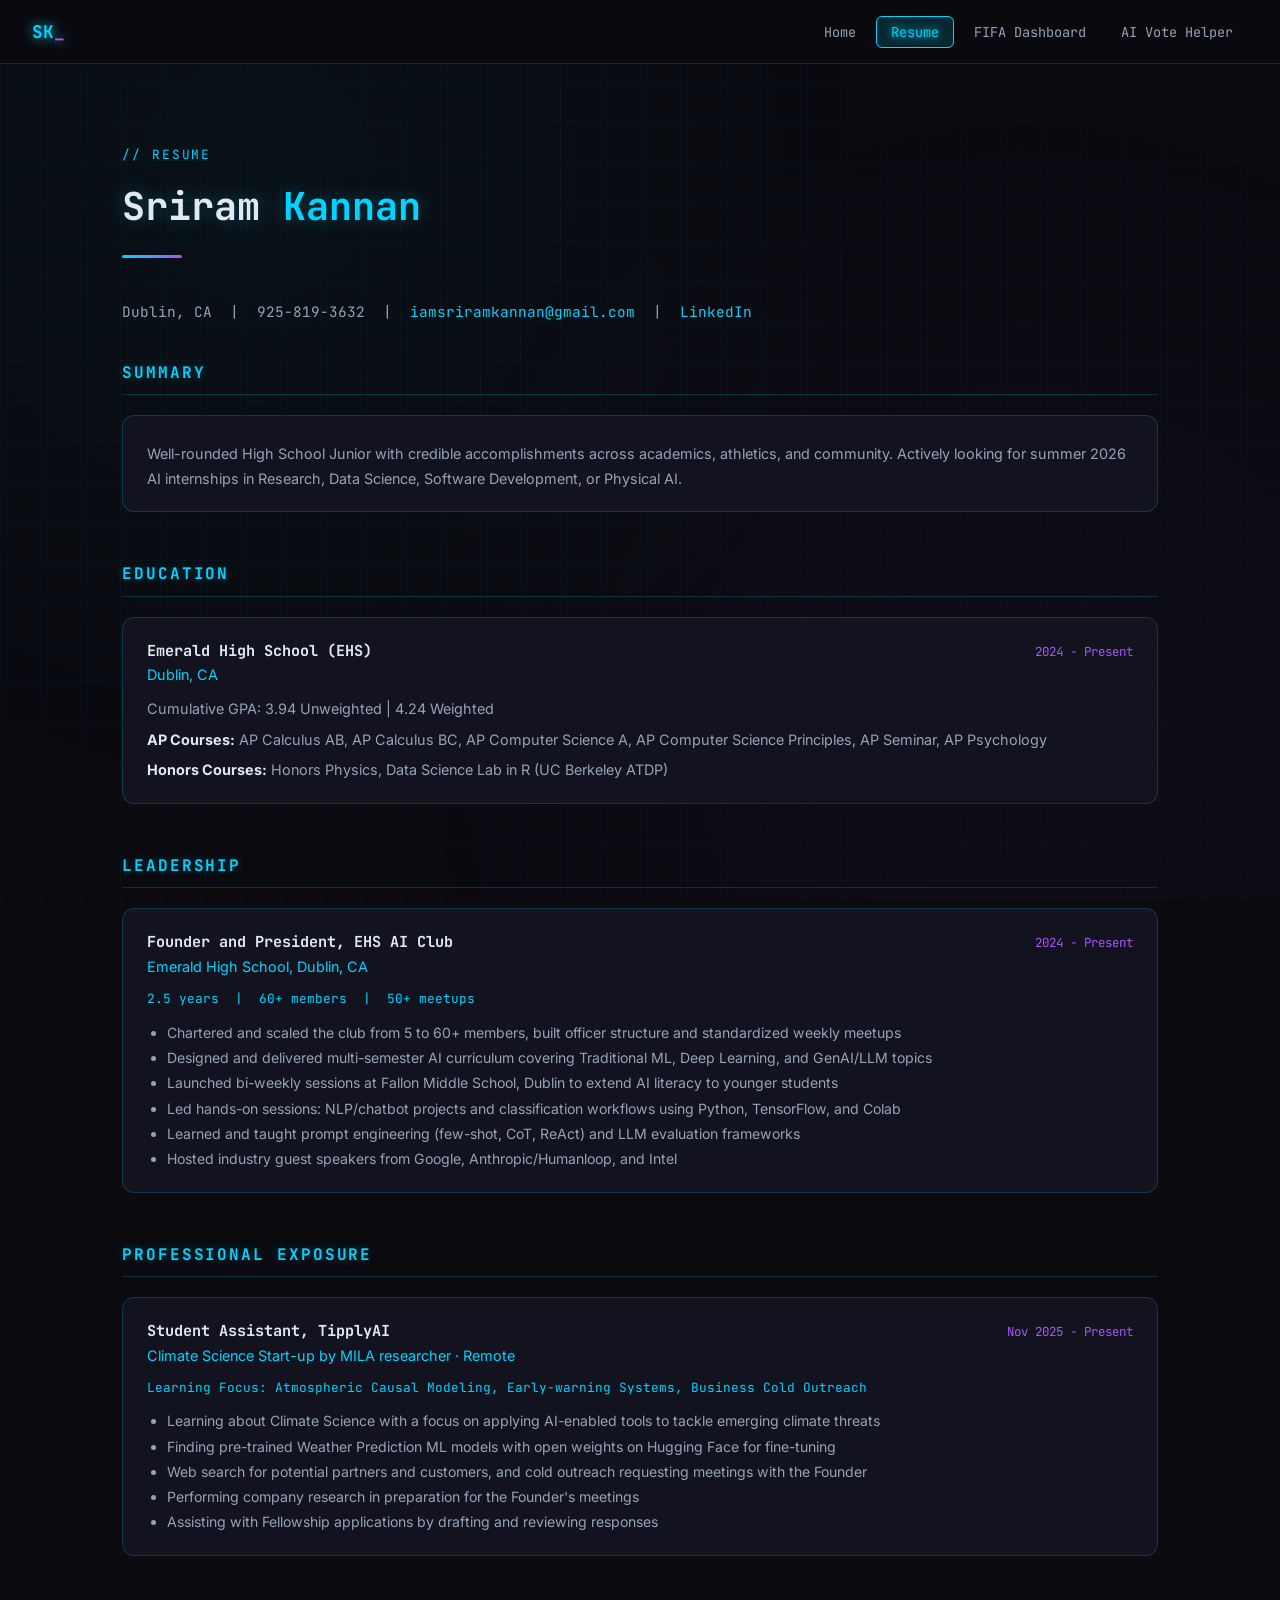
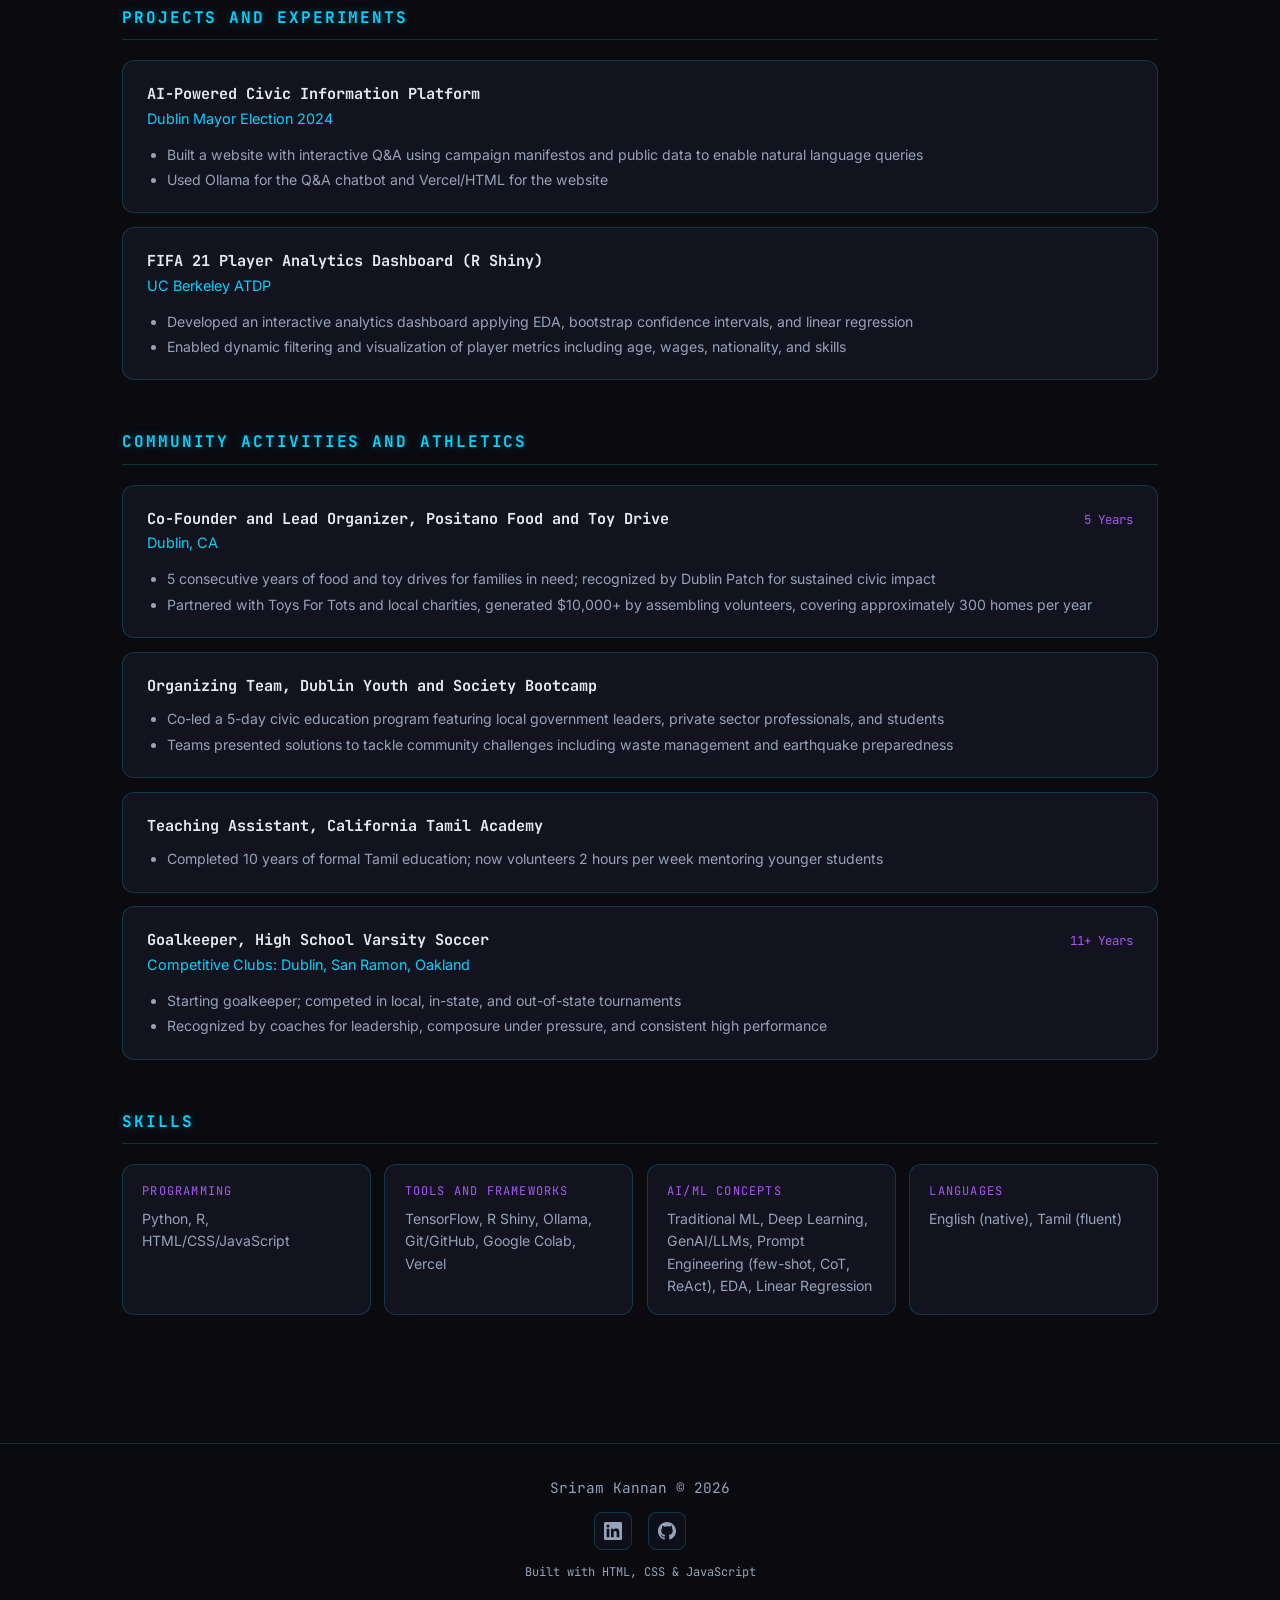
<file: resume.html>
<!DOCTYPE html>
<html lang="en">
<head>
  <meta charset="UTF-8" />
  <meta name="viewport" content="width=device-width, initial-scale=1.0" />
  <title>Resume | Sriram Kannan</title>
  <link rel="stylesheet" href="styles.css" />
  <link rel="preconnect" href="https://fonts.googleapis.com" />
  <link rel="preconnect" href="https://fonts.gstatic.com" crossorigin />
  <link href="https://fonts.googleapis.com/css2?family=JetBrains+Mono:wght@400;600;700&family=Inter:wght@300;400;500;600;700&display=swap" rel="stylesheet" />
</head>
<body>

  <div class="particles" aria-hidden="true"></div>

  <!-- ===== NAV ===== -->
  <nav class="nav" role="navigation" aria-label="Main navigation">
    <a href="index.html" class="nav-brand">SK<span style="color:var(--purple);">_</span></a>
    <button class="nav-toggle" id="nav-toggle" aria-label="Toggle navigation" aria-expanded="false" aria-controls="nav-links">
      <span></span><span></span><span></span>
    </button>
    <ul class="nav-links" id="nav-links" role="list">
      <li><a href="index.html">Home</a></li>
      <li><a href="resume.html" class="active" aria-current="page">Resume</a></li>
      <li><a href="project1.html">FIFA Dashboard</a></li>
      <li><a href="project2.html">AI Vote Helper</a></li>
    </ul>
  </nav>

  <div class="page-content">

    <section aria-label="Resume">

      <!-- Page heading / Contact -->
      <div class="fade-in" style="margin-bottom:2rem;">
        <p class="section-label">// resume</p>
        <h1 class="section-title">Sriram <span class="accent">Kannan</span></h1>
        <div class="section-divider"></div>
        <p style="color:var(--text-muted); font-size:0.9rem; font-family:var(--font-mono); line-height:2;">
          Dublin, CA &nbsp;|&nbsp;
          925-819-3632 &nbsp;|&nbsp;
          <a href="mailto:iamsriramkannan@gmail.com" style="color:var(--blue);">iamsriramkannan@gmail.com</a>
          &nbsp;|&nbsp;
          <a href="https://www.linkedin.com/in/sriram-kannan-817b6b366/" target="_blank" rel="noopener noreferrer" style="color:var(--blue);">LinkedIn</a>
        </p>
      </div>

      <!-- ===== SUMMARY ===== -->
      <div class="resume-section fade-in">
        <h2 class="resume-section-heading">Summary</h2>
        <div class="resume-card">
          <p class="resume-card-body">
            Well-rounded High School Junior with credible accomplishments across academics, athletics,
            and community. Actively looking for summer 2026 AI internships in Research, Data Science,
            Software Development, or Physical AI.
          </p>
        </div>
      </div>

      <!-- ===== EDUCATION ===== -->
      <div class="resume-section fade-in">
        <h2 class="resume-section-heading">Education</h2>

        <div class="resume-card">
          <div class="resume-card-header">
            <div>
              <div class="resume-card-title">Emerald High School (EHS)</div>
              <div class="resume-card-org">Dublin, CA</div>
            </div>
            <div class="resume-card-date">2024 - Present</div>
          </div>
          <p class="resume-card-body">
            Cumulative GPA: 3.94 Unweighted | 4.24 Weighted
          </p>
          <p class="resume-card-body">
            <strong style="color:var(--text);">AP Courses:</strong> AP Calculus AB, AP Calculus BC, AP Computer Science A,
            AP Computer Science Principles, AP Seminar, AP Psychology
          </p>
          <p class="resume-card-body">
            <strong style="color:var(--text);">Honors Courses:</strong> Honors Physics, Data Science Lab in R (UC Berkeley ATDP)
          </p>
        </div>

      </div>

      <!-- ===== LEADERSHIP ===== -->
      <div class="resume-section fade-in">
        <h2 class="resume-section-heading">Leadership</h2>

        <div class="resume-card">
          <div class="resume-card-header">
            <div>
              <div class="resume-card-title">Founder and President, EHS AI Club</div>
              <div class="resume-card-org">Emerald High School, Dublin, CA</div>
            </div>
            <div class="resume-card-date">2024 - Present</div>
          </div>
          <p style="color:var(--blue); font-size:0.8rem; font-family:var(--font-mono); margin:0.4rem 0 0.6rem;">
            2.5 years &nbsp;|&nbsp; 60+ members &nbsp;|&nbsp; 50+ meetups
          </p>
          <ul style="margin:0; padding-left:1.25rem; color:var(--text-muted); font-size:0.88rem; line-height:1.8;">
            <li>Chartered and scaled the club from 5 to 60+ members, built officer structure and standardized weekly meetups</li>
            <li>Designed and delivered multi-semester AI curriculum covering Traditional ML, Deep Learning, and GenAI/LLM topics</li>
            <li>Launched bi-weekly sessions at Fallon Middle School, Dublin to extend AI literacy to younger students</li>
            <li>Led hands-on sessions: NLP/chatbot projects and classification workflows using Python, TensorFlow, and Colab</li>
            <li>Learned and taught prompt engineering (few-shot, CoT, ReAct) and LLM evaluation frameworks</li>
            <li>Hosted industry guest speakers from Google, Anthropic/Humanloop, and Intel</li>
          </ul>
        </div>

      </div>

      <!-- ===== PROFESSIONAL EXPOSURE ===== -->
      <div class="resume-section fade-in">
        <h2 class="resume-section-heading">Professional Exposure</h2>

        <div class="resume-card">
          <div class="resume-card-header">
            <div>
              <div class="resume-card-title">Student Assistant, TipplyAI</div>
              <div class="resume-card-org">Climate Science Start-up by MILA researcher · Remote</div>
            </div>
            <div class="resume-card-date">Nov 2025 - Present</div>
          </div>
          <p style="color:var(--blue); font-size:0.8rem; font-family:var(--font-mono); margin:0.4rem 0 0.6rem;">
            Learning Focus: Atmospheric Causal Modeling, Early-warning Systems, Business Cold Outreach
          </p>
          <ul style="margin:0; padding-left:1.25rem; color:var(--text-muted); font-size:0.88rem; line-height:1.8;">
            <li>Learning about Climate Science with a focus on applying AI-enabled tools to tackle emerging climate threats</li>
            <li>Finding pre-trained Weather Prediction ML models with open weights on Hugging Face for fine-tuning</li>
            <li>Web search for potential partners and customers, and cold outreach requesting meetings with the Founder</li>
            <li>Performing company research in preparation for the Founder's meetings</li>
            <li>Assisting with Fellowship applications by drafting and reviewing responses</li>
          </ul>
        </div>

      </div>

      <!-- ===== PROJECTS AND EXPERIMENTS ===== -->
      <div class="resume-section fade-in">
        <h2 class="resume-section-heading">Projects and Experiments</h2>

        <div class="resume-card">
          <div class="resume-card-header">
            <div>
              <div class="resume-card-title">AI-Powered Civic Information Platform</div>
              <div class="resume-card-org">Dublin Mayor Election 2024</div>
            </div>
          </div>
          <ul style="margin:0.5rem 0 0; padding-left:1.25rem; color:var(--text-muted); font-size:0.88rem; line-height:1.8;">
            <li>Built a website with interactive Q&amp;A using campaign manifestos and public data to enable natural language queries</li>
            <li>Used Ollama for the Q&amp;A chatbot and Vercel/HTML for the website</li>
          </ul>
        </div>

        <div class="resume-card">
          <div class="resume-card-header">
            <div>
              <div class="resume-card-title">FIFA 21 Player Analytics Dashboard (R Shiny)</div>
              <div class="resume-card-org">UC Berkeley ATDP</div>
            </div>
          </div>
          <ul style="margin:0.5rem 0 0; padding-left:1.25rem; color:var(--text-muted); font-size:0.88rem; line-height:1.8;">
            <li>Developed an interactive analytics dashboard applying EDA, bootstrap confidence intervals, and linear regression</li>
            <li>Enabled dynamic filtering and visualization of player metrics including age, wages, nationality, and skills</li>
          </ul>
        </div>

      </div>

      <!-- ===== COMMUNITY ACTIVITIES AND ATHLETICS ===== -->
      <div class="resume-section fade-in">
        <h2 class="resume-section-heading">Community Activities and Athletics</h2>

        <div class="resume-card">
          <div class="resume-card-header">
            <div>
              <div class="resume-card-title">Co-Founder and Lead Organizer, Positano Food and Toy Drive</div>
              <div class="resume-card-org">Dublin, CA</div>
            </div>
            <div class="resume-card-date">5 Years</div>
          </div>
          <ul style="margin:0.5rem 0 0; padding-left:1.25rem; color:var(--text-muted); font-size:0.88rem; line-height:1.8;">
            <li>5 consecutive years of food and toy drives for families in need; recognized by Dublin Patch for sustained civic impact</li>
            <li>Partnered with Toys For Tots and local charities, generated $10,000+ by assembling volunteers, covering approximately 300 homes per year</li>
          </ul>
        </div>

        <div class="resume-card">
          <div class="resume-card-header">
            <div>
              <div class="resume-card-title">Organizing Team, Dublin Youth and Society Bootcamp</div>
            </div>
          </div>
          <ul style="margin:0.5rem 0 0; padding-left:1.25rem; color:var(--text-muted); font-size:0.88rem; line-height:1.8;">
            <li>Co-led a 5-day civic education program featuring local government leaders, private sector professionals, and students</li>
            <li>Teams presented solutions to tackle community challenges including waste management and earthquake preparedness</li>
          </ul>
        </div>

        <div class="resume-card">
          <div class="resume-card-header">
            <div>
              <div class="resume-card-title">Teaching Assistant, California Tamil Academy</div>
            </div>
          </div>
          <ul style="margin:0.5rem 0 0; padding-left:1.25rem; color:var(--text-muted); font-size:0.88rem; line-height:1.8;">
            <li>Completed 10 years of formal Tamil education; now volunteers 2 hours per week mentoring younger students</li>
          </ul>
        </div>

        <div class="resume-card">
          <div class="resume-card-header">
            <div>
              <div class="resume-card-title">Goalkeeper, High School Varsity Soccer</div>
              <div class="resume-card-org">Competitive Clubs: Dublin, San Ramon, Oakland</div>
            </div>
            <div class="resume-card-date">11+ Years</div>
          </div>
          <ul style="margin:0.5rem 0 0; padding-left:1.25rem; color:var(--text-muted); font-size:0.88rem; line-height:1.8;">
            <li>Starting goalkeeper; competed in local, in-state, and out-of-state tournaments</li>
            <li>Recognized by coaches for leadership, composure under pressure, and consistent high performance</li>
          </ul>
        </div>

      </div>

      <!-- ===== SKILLS ===== -->
      <div class="resume-section fade-in">
        <h2 class="resume-section-heading">Skills</h2>
        <div class="skills-grid">
          <div class="skill-group">
            <div class="skill-group-label">Programming</div>
            <div class="skill-group-items">Python, R, HTML/CSS/JavaScript</div>
          </div>
          <div class="skill-group">
            <div class="skill-group-label">Tools and Frameworks</div>
            <div class="skill-group-items">TensorFlow, R Shiny, Ollama, Git/GitHub, Google Colab, Vercel</div>
          </div>
          <div class="skill-group">
            <div class="skill-group-label">AI/ML Concepts</div>
            <div class="skill-group-items">Traditional ML, Deep Learning, GenAI/LLMs, Prompt Engineering (few-shot, CoT, ReAct), EDA, Linear Regression</div>
          </div>
          <div class="skill-group">
            <div class="skill-group-label">Languages</div>
            <div class="skill-group-items">English (native), Tamil (fluent)</div>
          </div>
        </div>
      </div>

    </section>
  </div><!-- /page-content -->

  <!-- ===== FOOTER ===== -->
  <footer class="footer" role="contentinfo">
    <div class="footer-inner">
      <p class="footer-name">Sriram Kannan &copy; 2026</p>
      <div class="footer-icons">
        <a href="https://www.linkedin.com/in/sriram-kannan-817b6b366/" class="footer-icon" target="_blank" rel="noopener noreferrer" aria-label="LinkedIn profile">
          <svg xmlns="http://www.w3.org/2000/svg" width="18" height="18" viewBox="0 0 24 24" fill="currentColor" aria-hidden="true">
            <path d="M20.447 20.452h-3.554v-5.569c0-1.328-.027-3.037-1.852-3.037-1.853 0-2.136 1.445-2.136 2.939v5.667H9.351V9h3.414v1.561h.046c.477-.9 1.637-1.85 3.37-1.85 3.601 0 4.267 2.37 4.267 5.455v6.286zM5.337 7.433a2.062 2.062 0 0 1-2.063-2.065 2.064 2.064 0 1 1 2.063 2.065zm1.782 13.019H3.555V9h3.564v11.452zM22.225 0H1.771C.792 0 0 .774 0 1.729v20.542C0 23.227.792 24 1.771 24h20.451C23.2 24 24 23.227 24 22.271V1.729C24 .774 23.2 0 22.222 0h.003z"/>
          </svg>
        </a>
        <a href="https://github.com/Sriram1000" class="footer-icon" target="_blank" rel="noopener noreferrer" aria-label="GitHub profile">
          <svg xmlns="http://www.w3.org/2000/svg" width="18" height="18" viewBox="0 0 24 24" fill="currentColor" aria-hidden="true">
            <path d="M12 0C5.374 0 0 5.373 0 12c0 5.302 3.438 9.8 8.207 11.387.599.111.793-.261.793-.577v-2.234c-3.338.726-4.033-1.416-4.033-1.416-.546-1.387-1.333-1.756-1.333-1.756-1.089-.745.083-.729.083-.729 1.205.084 1.839 1.237 1.839 1.237 1.07 1.834 2.807 1.304 3.492.997.107-.775.418-1.305.762-1.604-2.665-.305-5.467-1.334-5.467-5.931 0-1.311.469-2.381 1.236-3.221-.124-.303-.535-1.524.117-3.176 0 0 1.008-.322 3.301 1.23A11.509 11.509 0 0 1 12 5.803c1.02.005 2.047.138 3.006.404 2.291-1.552 3.297-1.23 3.297-1.23.653 1.653.242 2.874.118 3.176.77.84 1.235 1.911 1.235 3.221 0 4.609-2.807 5.624-5.479 5.921.43.372.823 1.102.823 2.222v3.293c0 .319.192.694.801.576C20.566 21.797 24 17.3 24 12c0-6.627-5.373-12-12-12z"/>
          </svg>
        </a>
      </div>
      <p class="footer-built">Built with HTML, CSS &amp; JavaScript</p>
    </div>
  </footer>

  <button id="back-to-top" aria-label="Back to top">&#8679;</button>
  <script src="main.js"></script>
</body>
</html>
</file>
<file: styles.css>
/* ========================================================
   styles.css — Sriram Kannan Portfolio
   ======================================================== */

@import url('https://fonts.googleapis.com/css2?family=JetBrains+Mono:wght@400;600;700&family=Inter:wght@300;400;500;600;700&display=swap');

/* ---------- Reset & Base ---------- */
*, *::before, *::after { box-sizing: border-box; margin: 0; padding: 0; }

:root {
  --bg:        #0a0a0f;
  --bg-card:   #0f0f1a;
  --bg-card2:  #13131f;
  --blue:      #00d4ff;
  --purple:    #a855f7;
  --blue-dim:  rgba(0, 212, 255, 0.15);
  --purple-dim:rgba(168, 85, 247, 0.15);
  --text:      #e2e8f0;
  --text-muted:#94a3b8;
  --border:    rgba(0, 212, 255, 0.2);
  --border-h:  rgba(0, 212, 255, 0.6);
  --font-mono: 'JetBrains Mono', 'Fira Code', monospace;
  --font-body: 'Inter', system-ui, sans-serif;
  --radius:    12px;
  --nav-h:     64px;
  --transition:0.3s ease;
}

html { scroll-behavior: smooth; }

body {
  background: var(--bg);
  color: var(--text);
  font-family: var(--font-body);
  font-size: 16px;
  line-height: 1.7;
  overflow-x: hidden;
}

a { color: var(--blue); text-decoration: none; }
a:hover { color: #fff; }

img { max-width: 100%; display: block; }

/* ---------- Animated background grid ---------- */
body::before {
  content: '';
  position: fixed;
  inset: 0;
  background-image:
    radial-gradient(circle at 20% 20%, rgba(0,212,255,0.04) 0%, transparent 50%),
    radial-gradient(circle at 80% 80%, rgba(168,85,247,0.04) 0%, transparent 50%),
    linear-gradient(rgba(0,212,255,0.03) 1px, transparent 1px),
    linear-gradient(90deg, rgba(0,212,255,0.03) 1px, transparent 1px);
  background-size: 100% 100%, 100% 100%, 40px 40px, 40px 40px;
  pointer-events: none;
  z-index: 0;
  animation: gridPulse 8s ease-in-out infinite alternate;
}

@keyframes gridPulse {
  from { opacity: 0.7; }
  to   { opacity: 1.0; }
}

/* Floating particles */
.particles {
  position: fixed;
  inset: 0;
  pointer-events: none;
  z-index: 0;
  overflow: hidden;
}
.particle {
  position: absolute;
  border-radius: 50%;
  opacity: 0;
  animation: float linear infinite;
}

/* ---------- Navigation ---------- */
.nav {
  position: fixed;
  top: 0; left: 0; right: 0;
  height: var(--nav-h);
  background: rgba(10,10,15,0.85);
  backdrop-filter: blur(12px);
  border-bottom: 1px solid var(--border);
  display: flex;
  align-items: center;
  justify-content: space-between;
  padding: 0 2rem;
  z-index: 1000;
}

.nav-brand {
  font-family: var(--font-mono);
  font-size: 1.1rem;
  font-weight: 700;
  color: var(--blue);
  text-shadow: 0 0 12px var(--blue);
  white-space: nowrap;
}

.nav-links {
  display: flex;
  gap: 0.25rem;
  list-style: none;
  align-items: center;
}

.nav-links a {
  font-family: var(--font-mono);
  font-size: 0.85rem;
  color: var(--text-muted);
  padding: 0.4rem 0.9rem;
  border-radius: 6px;
  border: 1px solid transparent;
  transition: all var(--transition);
  white-space: nowrap;
}

.nav-links a:hover {
  color: var(--blue);
  border-color: var(--border);
  background: var(--blue-dim);
  text-shadow: 0 0 8px var(--blue);
}

.nav-links a.active {
  color: var(--blue);
  border-color: var(--blue);
  background: var(--blue-dim);
  text-shadow: 0 0 8px var(--blue);
}

/* Hamburger */
.nav-toggle {
  display: none;
  flex-direction: column;
  gap: 5px;
  cursor: pointer;
  background: none;
  border: none;
  padding: 4px;
}
.nav-toggle span {
  display: block;
  width: 24px;
  height: 2px;
  background: var(--blue);
  border-radius: 2px;
  transition: all var(--transition);
}

/* ---------- Page wrapper ---------- */
.page-content {
  position: relative;
  z-index: 1;
  padding-top: var(--nav-h);
}

/* ---------- Sections ---------- */
section {
  padding: 5rem 2rem;
  max-width: 1100px;
  margin: 0 auto;
}

.section-label {
  font-family: var(--font-mono);
  font-size: 0.8rem;
  color: var(--blue);
  letter-spacing: 0.15em;
  text-transform: uppercase;
  margin-bottom: 0.5rem;
}

.section-title {
  font-family: var(--font-mono);
  font-size: clamp(1.6rem, 4vw, 2.4rem);
  font-weight: 700;
  color: var(--text);
  text-shadow: 0 0 20px rgba(0,212,255,0.3);
  margin-bottom: 1rem;
}

.section-title .accent { color: var(--blue); }
.section-title .accent-p { color: var(--purple); }

.section-divider {
  width: 60px;
  height: 3px;
  background: linear-gradient(90deg, var(--blue), var(--purple));
  border-radius: 2px;
  margin-bottom: 2.5rem;
}

/* ---------- Hero (index.html) ---------- */
.hero {
  min-height: calc(100vh - var(--nav-h));
  display: flex;
  flex-direction: column;
  justify-content: center;
  padding: 4rem 2rem;
  max-width: 1100px;
  margin: 0 auto;
}

.hero-tag {
  font-family: var(--font-mono);
  font-size: 0.85rem;
  color: var(--blue);
  letter-spacing: 0.2em;
  text-transform: uppercase;
  margin-bottom: 1rem;
  opacity: 0;
  animation: fadeInUp 0.6s 0.2s ease forwards;
}

.hero-name {
  font-family: var(--font-mono);
  font-size: clamp(2.8rem, 8vw, 5.5rem);
  font-weight: 700;
  line-height: 1.1;
  background: linear-gradient(135deg, var(--blue) 0%, var(--purple) 100%);
  -webkit-background-clip: text;
  -webkit-text-fill-color: transparent;
  background-clip: text;
  text-shadow: none;
  filter: drop-shadow(0 0 30px rgba(0,212,255,0.4));
  opacity: 0;
  animation: fadeInUp 0.6s 0.4s ease forwards;
}

.hero-typewriter-wrap {
  font-family: var(--font-mono);
  font-size: clamp(1.1rem, 3vw, 1.6rem);
  color: var(--text-muted);
  margin-top: 0.75rem;
  margin-bottom: 1.5rem;
  opacity: 0;
  animation: fadeInUp 0.6s 0.6s ease forwards;
  min-height: 2.2em;
}

.hero-typewriter-wrap .cursor {
  display: inline-block;
  width: 2px;
  height: 1.1em;
  background: var(--blue);
  margin-left: 2px;
  vertical-align: middle;
  animation: blink 1s step-end infinite;
}

.hero-intro {
  max-width: 600px;
  color: var(--text-muted);
  font-size: 1.05rem;
  line-height: 1.8;
  opacity: 0;
  animation: fadeInUp 0.6s 0.8s ease forwards;
}

.hero-cta {
  display: flex;
  gap: 1rem;
  margin-top: 2rem;
  flex-wrap: wrap;
  opacity: 0;
  animation: fadeInUp 0.6s 1s ease forwards;
}

/* ---------- Buttons ---------- */
.btn {
  display: inline-flex;
  align-items: center;
  gap: 0.5rem;
  padding: 0.7rem 1.6rem;
  border-radius: 8px;
  font-family: var(--font-mono);
  font-size: 0.9rem;
  font-weight: 600;
  cursor: pointer;
  transition: all var(--transition);
  border: none;
  text-decoration: none;
}

.btn-primary {
  background: linear-gradient(135deg, var(--blue), var(--purple));
  color: #fff;
  box-shadow: 0 0 20px rgba(0,212,255,0.3);
}
.btn-primary:hover {
  box-shadow: 0 0 35px rgba(0,212,255,0.6);
  color: #fff;
  transform: translateY(-2px);
}

.btn-outline {
  background: transparent;
  color: var(--blue);
  border: 1px solid var(--blue);
  box-shadow: 0 0 10px rgba(0,212,255,0.1);
}
.btn-outline:hover {
  background: var(--blue-dim);
  box-shadow: 0 0 20px rgba(0,212,255,0.4);
  color: var(--blue);
  transform: translateY(-2px);
}

/* ---------- Cards ---------- */
.card {
  background: var(--bg-card);
  border: 1px solid var(--border);
  border-radius: var(--radius);
  padding: 1.5rem;
  transition: all var(--transition);
}
.card:hover {
  border-color: var(--border-h);
  box-shadow: 0 0 25px rgba(0,212,255,0.15), 0 8px 32px rgba(0,0,0,0.4);
  transform: translateY(-3px);
}

/* ---------- Activities grid ---------- */
.activities-grid {
  display: grid;
  grid-template-columns: repeat(auto-fill, minmax(280px, 1fr));
  gap: 1.25rem;
}

.activity-card {
  background: var(--bg-card);
  border: 1px solid var(--border);
  border-radius: var(--radius);
  padding: 1.4rem 1.5rem;
  display: flex;
  gap: 1rem;
  align-items: flex-start;
  transition: all var(--transition);
}
.activity-card:hover {
  border-color: var(--purple);
  box-shadow: 0 0 20px rgba(168,85,247,0.2);
  transform: translateY(-2px);
}

.activity-icon {
  font-size: 1.8rem;
  line-height: 1;
  flex-shrink: 0;
  margin-top: 2px;
}

.activity-title {
  font-family: var(--font-mono);
  font-size: 0.88rem;
  font-weight: 600;
  color: var(--blue);
  margin-bottom: 0.2rem;
}

.activity-date {
  font-size: 0.78rem;
  color: var(--text-muted);
  font-family: var(--font-mono);
}

/* ---------- About section ---------- */
.about-text p {
  color: var(--text-muted);
  margin-bottom: 1rem;
  font-size: 1.02rem;
  line-height: 1.85;
}
.about-text p:last-child { margin-bottom: 0; }

/* ---------- Resume page ---------- */
.resume-section {
  margin-bottom: 3rem;
}

.resume-section-heading {
  font-family: var(--font-mono);
  font-size: 1rem;
  font-weight: 700;
  color: var(--blue);
  text-transform: uppercase;
  letter-spacing: 0.12em;
  padding-bottom: 0.5rem;
  border-bottom: 1px solid var(--border);
  margin-bottom: 1.25rem;
  text-shadow: 0 0 10px rgba(0,212,255,0.3);
}

.resume-card {
  background: var(--bg-card2);
  border: 1px solid var(--border);
  border-radius: var(--radius);
  padding: 1.25rem 1.5rem;
  margin-bottom: 0.85rem;
  transition: all var(--transition);
}
.resume-card:hover {
  border-color: var(--border-h);
  box-shadow: 0 0 18px rgba(0,212,255,0.1);
}

.resume-card-header {
  display: flex;
  justify-content: space-between;
  align-items: flex-start;
  gap: 1rem;
  flex-wrap: wrap;
  margin-bottom: 0.3rem;
}

.resume-card-title {
  font-family: var(--font-mono);
  font-size: 0.95rem;
  font-weight: 700;
  color: var(--text);
}

.resume-card-org {
  font-size: 0.9rem;
  color: var(--blue);
  margin-bottom: 0.15rem;
}

.resume-card-date {
  font-family: var(--font-mono);
  font-size: 0.78rem;
  color: var(--purple);
  white-space: nowrap;
  flex-shrink: 0;
  padding-top: 3px;
}

.resume-card-body {
  font-size: 0.9rem;
  color: var(--text-muted);
  line-height: 1.7;
  margin-top: 0.4rem;
}

/* Skills table */
.skills-grid {
  display: grid;
  grid-template-columns: repeat(auto-fill, minmax(220px, 1fr));
  gap: 0.85rem;
}

.skill-group {
  background: var(--bg-card2);
  border: 1px solid var(--border);
  border-radius: var(--radius);
  padding: 1rem 1.2rem;
  transition: all var(--transition);
}
.skill-group:hover {
  border-color: var(--purple);
  box-shadow: 0 0 15px rgba(168,85,247,0.15);
}

.skill-group-label {
  font-family: var(--font-mono);
  font-size: 0.75rem;
  color: var(--purple);
  text-transform: uppercase;
  letter-spacing: 0.1em;
  margin-bottom: 0.4rem;
}

.skill-group-items {
  font-size: 0.88rem;
  color: var(--text-muted);
  line-height: 1.6;
}

/* Education table */
.edu-table {
  width: 100%;
  border-collapse: collapse;
}
.edu-table th {
  font-family: var(--font-mono);
  font-size: 0.78rem;
  color: var(--blue);
  text-transform: uppercase;
  letter-spacing: 0.08em;
  padding: 0.6rem 1rem;
  text-align: left;
  border-bottom: 1px solid var(--border);
}
.edu-table td {
  padding: 0.9rem 1rem;
  font-size: 0.9rem;
  color: var(--text-muted);
  border-bottom: 1px solid rgba(0,212,255,0.07);
  vertical-align: top;
}
.edu-table tr:last-child td { border-bottom: none; }
.edu-table td strong { color: var(--text); font-weight: 600; }
.edu-table tr:hover td {
  background: rgba(0,212,255,0.03);
}

/* ---------- Project pages ---------- */
.project-hero {
  padding: 4rem 2rem 2rem;
  max-width: 1100px;
  margin: 0 auto;
}

.project-hero-label {
  font-family: var(--font-mono);
  font-size: 0.8rem;
  color: var(--purple);
  letter-spacing: 0.15em;
  text-transform: uppercase;
  margin-bottom: 0.5rem;
}

.project-hero-title {
  font-family: var(--font-mono);
  font-size: clamp(1.8rem, 5vw, 3rem);
  font-weight: 700;
  color: var(--text);
  text-shadow: 0 0 25px rgba(0,212,255,0.25);
  margin-bottom: 0.5rem;
}

.project-hero-sub {
  font-size: 1rem;
  color: var(--text-muted);
  font-family: var(--font-mono);
}

.project-layout {
  display: grid;
  grid-template-columns: 1fr 1fr;
  gap: 2.5rem;
  padding: 2rem 2rem 4rem;
  max-width: 1100px;
  margin: 0 auto;
}

.project-desc h3 {
  font-family: var(--font-mono);
  font-size: 1rem;
  color: var(--blue);
  margin-bottom: 0.75rem;
  text-transform: uppercase;
  letter-spacing: 0.1em;
}

.project-desc p {
  color: var(--text-muted);
  line-height: 1.85;
  margin-bottom: 1.2rem;
  font-size: 0.97rem;
}

/* Stat cards */
.stat-cards {
  display: grid;
  grid-template-columns: 1fr 1fr;
  gap: 0.75rem;
  margin-bottom: 1.5rem;
}

.stat-card {
  background: var(--bg-card);
  border: 1px solid var(--border);
  border-radius: var(--radius);
  padding: 1rem;
  text-align: center;
  transition: all var(--transition);
}
.stat-card:hover {
  border-color: var(--blue);
  box-shadow: 0 0 15px rgba(0,212,255,0.2);
}

.stat-value {
  font-family: var(--font-mono);
  font-size: 1.25rem;
  font-weight: 700;
  color: var(--blue);
  display: block;
}

.stat-label {
  font-size: 0.76rem;
  color: var(--text-muted);
  margin-top: 0.2rem;
}

/* Skill badges */
.badges {
  display: flex;
  flex-wrap: wrap;
  gap: 0.5rem;
  margin-bottom: 1.5rem;
}

.badge {
  font-family: var(--font-mono);
  font-size: 0.75rem;
  color: var(--purple);
  background: var(--purple-dim);
  border: 1px solid rgba(168,85,247,0.3);
  border-radius: 4px;
  padding: 0.25rem 0.6rem;
  white-space: nowrap;
}

/* Project visual placeholder */
.project-visual {
  position: sticky;
  top: calc(var(--nav-h) + 1.5rem);
  align-self: start;
}

.project-img-placeholder {
  background: var(--bg-card);
  border: 1px solid var(--border);
  border-radius: var(--radius);
  min-height: 280px;
  display: flex;
  flex-direction: column;
  align-items: center;
  justify-content: center;
  gap: 1rem;
  padding: 2rem;
  text-align: center;
  transition: all var(--transition);
  position: relative;
  overflow: hidden;
}
.project-img-placeholder::before {
  content: '';
  position: absolute;
  inset: 0;
  background: radial-gradient(ellipse at center, rgba(0,212,255,0.05) 0%, transparent 70%);
}
.project-img-placeholder:hover {
  border-color: var(--blue);
  box-shadow: 0 0 30px rgba(0,212,255,0.15);
}

.project-img-icon {
  font-size: 4rem;
  line-height: 1;
}

.project-img-title {
  font-family: var(--font-mono);
  font-size: 0.9rem;
  color: var(--text-muted);
  line-height: 1.5;
}

/* ---------- Footer ---------- */
.footer {
  position: relative;
  z-index: 1;
  border-top: 1px solid var(--border);
  padding: 2rem;
  text-align: center;
}

.footer-inner {
  max-width: 1100px;
  margin: 0 auto;
  display: flex;
  flex-direction: column;
  align-items: center;
  gap: 0.75rem;
}

.footer-name {
  font-family: var(--font-mono);
  font-size: 0.9rem;
  color: var(--text-muted);
}

.footer-icons {
  display: flex;
  gap: 1rem;
  align-items: center;
}

.footer-icon {
  width: 38px;
  height: 38px;
  border-radius: 8px;
  border: 1px solid var(--border);
  background: var(--bg-card);
  display: flex;
  align-items: center;
  justify-content: center;
  color: var(--text-muted);
  font-size: 1.1rem;
  transition: all var(--transition);
}
.footer-icon:hover {
  border-color: var(--blue);
  color: var(--blue);
  box-shadow: 0 0 15px rgba(0,212,255,0.3);
}

.footer-built {
  font-size: 0.75rem;
  color: var(--text-muted);
  font-family: var(--font-mono);
}

/* ---------- Back-to-top button ---------- */
#back-to-top {
  position: fixed;
  bottom: 2rem;
  right: 2rem;
  width: 44px;
  height: 44px;
  background: var(--bg-card);
  border: 1px solid var(--border);
  border-radius: 50%;
  display: flex;
  align-items: center;
  justify-content: center;
  color: var(--blue);
  font-size: 1.2rem;
  cursor: pointer;
  z-index: 999;
  opacity: 0;
  pointer-events: none;
  transition: all var(--transition);
  box-shadow: 0 0 15px rgba(0,212,255,0.1);
}
#back-to-top.visible {
  opacity: 1;
  pointer-events: all;
}
#back-to-top:hover {
  border-color: var(--blue);
  box-shadow: 0 0 25px rgba(0,212,255,0.4);
  transform: translateY(-3px);
}

/* ---------- Fade-in on scroll ---------- */
.fade-in {
  opacity: 0;
  transform: translateY(28px);
  transition: opacity 0.65s ease, transform 0.65s ease;
}
.fade-in.visible {
  opacity: 1;
  transform: translateY(0);
}

/* ---------- Keyframes ---------- */
@keyframes fadeInUp {
  from { opacity: 0; transform: translateY(24px); }
  to   { opacity: 1; transform: translateY(0); }
}

@keyframes blink {
  50% { opacity: 0; }
}

@keyframes float {
  0%   { transform: translateY(100vh) scale(0); opacity: 0; }
  10%  { opacity: 1; }
  90%  { opacity: 1; }
  100% { transform: translateY(-10vh) scale(1); opacity: 0; }
}

/* ---------- Responsive ---------- */
@media (max-width: 768px) {
  .nav-links {
    display: none;
    position: absolute;
    top: var(--nav-h);
    left: 0; right: 0;
    background: rgba(10,10,15,0.97);
    flex-direction: column;
    padding: 1rem;
    border-bottom: 1px solid var(--border);
    gap: 0.25rem;
  }
  .nav-links.open { display: flex; }
  .nav-links a { padding: 0.7rem 1rem; font-size: 0.9rem; }
  .nav-toggle { display: flex; }

  .hero-name { font-size: clamp(2.2rem, 10vw, 3.5rem); }

  .project-layout {
    grid-template-columns: 1fr;
  }

  .project-visual {
    position: static;
  }

  .stat-cards {
    grid-template-columns: 1fr 1fr;
  }

  section { padding: 3rem 1.25rem; }
  .project-hero { padding: 3rem 1.25rem 1.5rem; }
  .project-layout { padding: 1rem 1.25rem 3rem; }
}

@media (max-width: 480px) {
  .nav { padding: 0 1rem; }
  .stat-cards { grid-template-columns: 1fr; }
  .activities-grid { grid-template-columns: 1fr; }
  .skills-grid { grid-template-columns: 1fr; }
}
</file>
